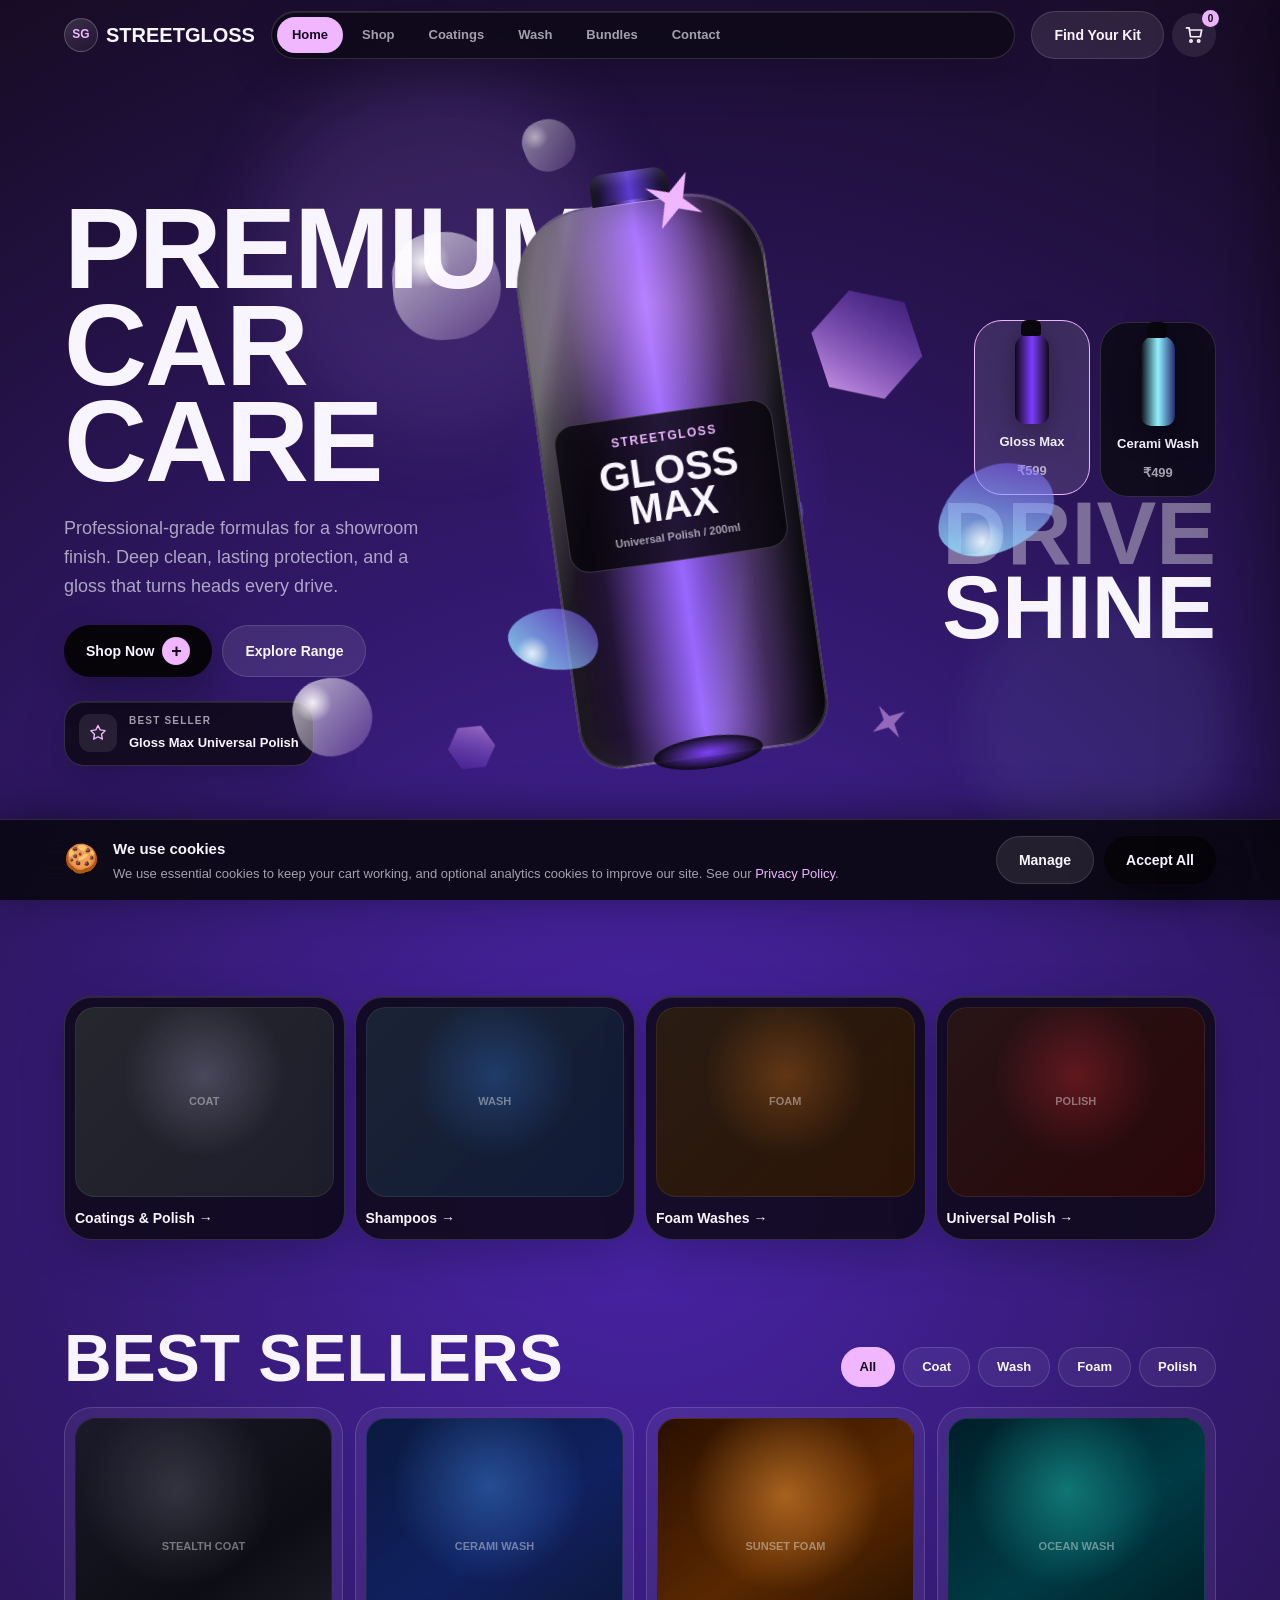
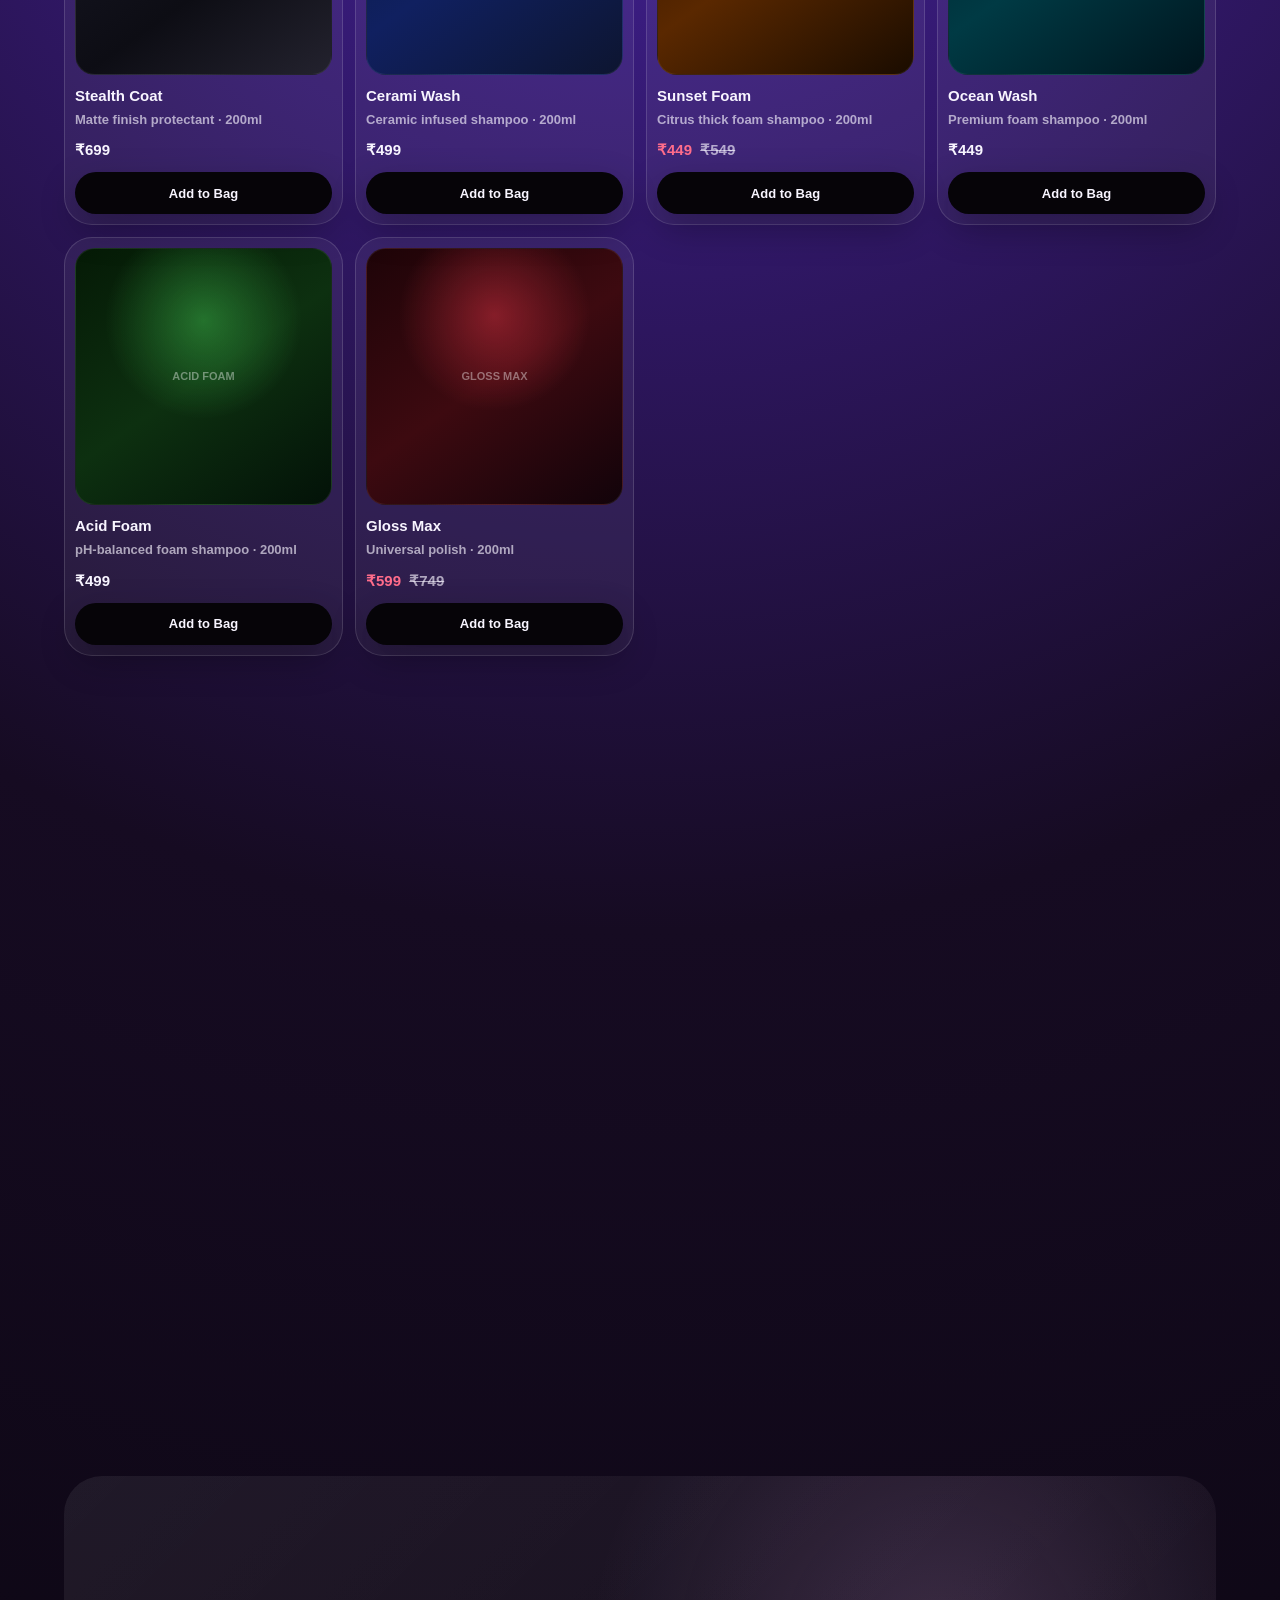
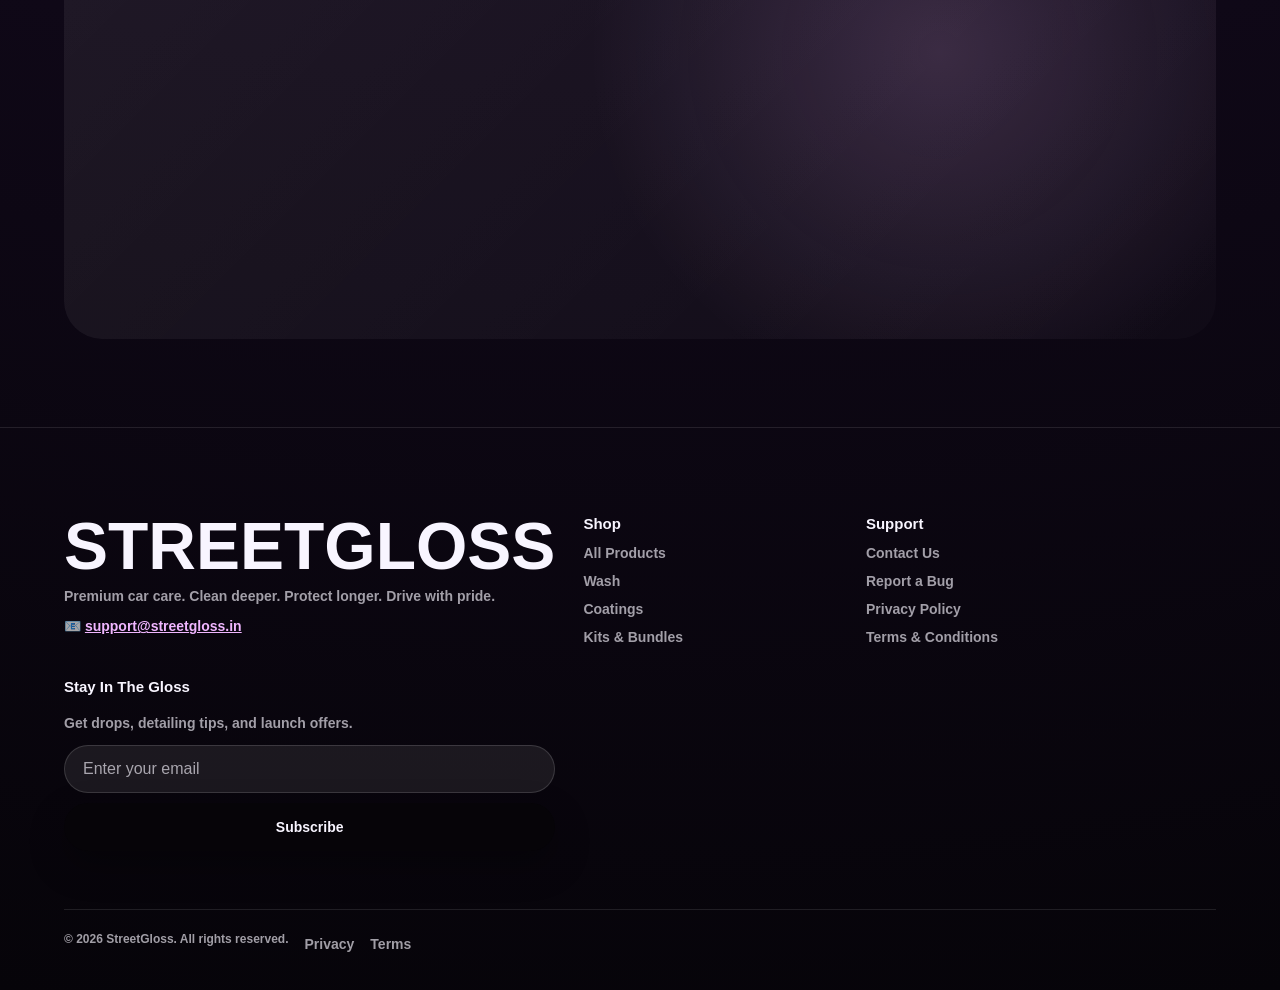
<file: index.html>
<!doctype html>
<html lang="en">
  <head>
    <meta charset="UTF-8" />
    <meta name="viewport" content="width=device-width, initial-scale=1.0, viewport-fit=cover" />
    <meta name="theme-color" content="#0a0810" />
    <!-- Security headers (supplement server-level headers) -->
    <meta http-equiv="Content-Security-Policy" content="default-src 'self'; script-src 'self' https://cdnjs.cloudflare.com https://fonts.googleapis.com https://checkout.razorpay.com; style-src 'self' 'unsafe-inline' https://fonts.googleapis.com https://fonts.gstatic.com; font-src 'self' https://fonts.gstatic.com; img-src 'self' data: https://checkout.razorpay.com; connect-src 'self' https://streetgloss-api.radongamingg.workers.dev https://api.razorpay.com; frame-src https://api.razorpay.com https://checkout.razorpay.com; frame-ancestors 'none'; base-uri 'self'; form-action 'self';" />
    <meta name="referrer" content="strict-origin-when-cross-origin" />
    <meta name="apple-mobile-web-app-capable" content="yes" />
    <meta name="apple-mobile-web-app-status-bar-style" content="black-translucent" />
    <title>StreetGloss | Premium Car Care</title>
    <meta
      name="description"
      content="StreetGloss Premium Car Care — Stealth Coat, Cerami Wash, Sunset Foam, Ocean Wash, Acid Foam, Gloss Max. Professional grade car detailing for a showroom finish."
    />
    <link rel="preconnect" href="https://fonts.googleapis.com" />
    <link rel="preconnect" href="https://fonts.gstatic.com" crossorigin />
    <link
      href="https://fonts.googleapis.com/css2?family=Outfit:wght@700;900&family=Inter:wght@400;500;700;800&display=optional"
      rel="stylesheet"
    />
    <link rel="stylesheet" href="styles.css" />
    <script src="https://cdnjs.cloudflare.com/ajax/libs/gsap/3.12.2/gsap.min.js" integrity="sha512-16esztaSRplJROstbIIdwX3N97V1+pZvV33ABoG1H2OJ9I0drAgLVZzozny1ISrVYhMEeaHUFStwqOLK/j78Q==" crossorigin="anonymous" referrerpolicy="no-referrer" defer></script>
  </head>
  <body>

    <div id="bubbles-container" aria-hidden="true"></div>

    <!-- Mobile nav overlay -->
    <div class="nav-backdrop" aria-hidden="true"></div>

    <!-- Mobile drawer -->
    <nav class="mobile-nav" id="mobile-nav" aria-label="Mobile navigation" aria-hidden="true">
      <a class="active" href="#home">Home</a>
      <a href="#products">Shop</a>
      <a href="#coatings">Coatings</a>
      <a href="#wash">Wash</a>
      <a href="#bundles">Bundles</a>
      <a href="#" id="mob-contact-link">Contact</a>
    </nav>

    <header class="site-header" aria-label="Site header">
      <a class="brand" href="#home" aria-label="StreetGloss home">
        <span class="brand-mark">SG</span>
        <span>StreetGloss</span>
      </a>

      <!-- Desktop pill nav -->
      <nav class="primary-nav glass" aria-label="Primary navigation">
        <a class="active" href="#home">Home</a>
        <a href="#products">Shop</a>
        <a href="#coatings">Coatings</a>
        <a href="#wash">Wash</a>
        <a href="#bundles">Bundles</a>
        <a href="#" id="desk-contact-link">Contact</a>
      </nav>

      <div class="header-actions">
        <button class="button button-secondary header-cta" type="button" id="find-kit-btn">Find Your Kit</button>
        <button class="icon-button cart-button" type="button" aria-label="Cart, 0 items" id="cart-open-btn">
          <svg viewBox="0 0 24 24" aria-hidden="true">
            <path d="M6.2 6h15l-1.6 8.1H7.8L6.2 3.5H3" />
            <path d="M8.4 20.5a1.4 1.4 0 1 0 0-2.8 1.4 1.4 0 0 0 0 2.8Zm9.2 0a1.4 1.4 0 1 0 0-2.8 1.4 1.4 0 0 0 0 2.8Z" />
          </svg>
          <span class="cart-count" aria-live="polite">0</span>
        </button>
        <button
          class="icon-button menu-toggle"
          type="button"
          aria-label="Open navigation"
          aria-expanded="false"
          aria-controls="mobile-nav"
        >
          <span></span><span></span>
        </button>
      </div>
    </header>

    <main>
      <!-- ── Hero ───────────────────────────── -->
      <section class="hero" id="home" aria-labelledby="hero-title">
        <div class="ambient ambient-one" aria-hidden="true"></div>
        <div class="ambient ambient-two" aria-hidden="true"></div>

        <div class="particle-layer particle-layer-bg" aria-hidden="true">
          <span class="particle foam p7"></span>
          <span class="particle droplet p8"></span>
          <span class="particle hex p9"></span>
          <span class="particle spark p10"></span>
        </div>

        <div class="hero-content">

          <!-- Left: Text + CTAs -->
          <div class="hero-left">
            <h1 id="hero-title">Premium<br />Car Care</h1>
            <p>
              Professional-grade formulas for a showroom finish. Deep clean,
              lasting protection, and a gloss that turns heads every drive.
            </p>
            <div class="hero-actions">
              <a class="button button-primary" href="#products">Shop Now <span class="btn-badge">+</span></a>
              <a class="button button-secondary" href="#coatings">Explore Range</a>
            </div>
            <div class="award-badge glass">
              <div class="award-icon">
                <svg viewBox="0 0 24 24" aria-hidden="true">
                  <path d="M12 3l2.6 5.3 5.9.9-4.3 4.2 1 5.9-5.2-2.8-5.2 2.8 1-5.9-4.3-4.2 5.9-.9L12 3Z" />
                </svg>
              </div>
              <div>
                <span>Best Seller</span>
                <strong>Gloss Max Universal Polish</strong>
              </div>
            </div>
          </div>

          <!-- Centre: 3-D bottle -->
          <div class="hero-center" aria-label="StreetGloss Gloss Max product visual">
            <div class="product-orbit">
              <div class="product-glow"></div>
              <div class="hero-product" id="hero-product">
                <div class="bottle-cap"></div>
                <div class="bottle-neck"></div>
                <div class="bottle-body">
                  <div class="bottle-shine"></div>
                  <div class="bottle-label">
                    <span>StreetGloss</span>
                    <strong>Gloss<br />Max</strong>
                    <em>Universal Polish / 200ml</em>
                  </div>
                </div>
                <div class="bottle-base"></div>
              </div>
            </div>
          </div>

          <div class="particle-layer particle-layer-fg" aria-hidden="true">
            <span class="particle foam p1"></span>
            <span class="particle droplet p2"></span>
            <span class="particle hex p3"></span>
            <span class="particle spark p4"></span>
            <span class="particle foam p5"></span>
            <span class="particle droplet p6"></span>
          </div>

          <!-- Right: variant panel + side title (desktop only) -->
          <aside class="hero-right" aria-label="Product variants">
            <div class="variant-panel">
              <button class="variant-card active" type="button" data-theme="ceramic">
                <span class="mini-bottle purple"></span>
                <span>Gloss Max</span>
                <strong>₹599</strong>
              </button>
              <button class="variant-card" type="button" data-theme="foam">
                <span class="mini-bottle silver"></span>
                <span>Cerami Wash</span>
                <strong>₹499</strong>
              </button>
            </div>
            <div class="side-title" aria-hidden="true">
              <span>Drive</span>
              <strong>Shine</strong>
            </div>
          </aside>
        </div>
      </section>

      <!-- ── Category strip ─────────────────── -->
      <section class="category-strip" aria-label="Product categories">
        <a class="category-item glass" href="#products">
          <span class="image-slot cat-coat" aria-hidden="true">Coat</span>
          <span>Coatings &amp; Polish <b>→</b></span>
        </a>
        <a class="category-item glass" href="#products">
          <span class="image-slot cat-wash" aria-hidden="true">Wash</span>
          <span>Shampoos <b>→</b></span>
        </a>
        <a class="category-item glass" href="#products">
          <span class="image-slot cat-foam" aria-hidden="true">Foam</span>
          <span>Foam Washes <b>→</b></span>
        </a>
        <a class="category-item glass" href="#products">
          <span class="image-slot cat-polish" aria-hidden="true">Polish</span>
          <span>Universal Polish <b>→</b></span>
        </a>
      </section>

      <!-- ── Products ───────────────────────── -->
      <section class="product-section" id="products" aria-labelledby="best-sellers-title">
        <div class="section-heading">
          <h2 id="best-sellers-title">Best Sellers</h2>
          <div class="filter-scroll" role="group" aria-label="Product filters">
            <div class="filter-chips">
              <button class="chip is-active" type="button" data-filter="all">All</button>
              <button class="chip" type="button" data-filter="coat">Coat</button>
              <button class="chip" type="button" data-filter="wash">Wash</button>
              <button class="chip" type="button" data-filter="foam">Foam</button>
              <button class="chip" type="button" data-filter="polish">Polish</button>
            </div>
          </div>
        </div>

        <div class="product-grid">
          <article class="product-card" data-category="coat" data-product-id="stealth-coat" tabindex="0" role="button" aria-label="View Stealth Coat details">
            <div class="product-visual pv-stealth"><span>Stealth Coat</span></div>
            <h3>Stealth Coat</h3>
            <p>Matte finish protectant · 200ml</p>
            <strong>₹699</strong>
            <button class="button button-primary add-cart" type="button" data-product-id="stealth-coat">Add to Bag</button>
          </article>
          <article class="product-card" data-category="wash" data-product-id="cerami-wash" tabindex="0" role="button" aria-label="View Cerami Wash details">
            <div class="product-visual pv-cerami"><span>Cerami Wash</span></div>
            <h3>Cerami Wash</h3>
            <p>Ceramic infused shampoo · 200ml</p>
            <strong>₹499</strong>
            <button class="button button-primary add-cart" type="button" data-product-id="cerami-wash">Add to Bag</button>
          </article>
          <article class="product-card" data-category="foam" data-product-id="sunset-foam" tabindex="0" role="button" aria-label="View Sunset Foam details">
            <div class="product-visual pv-sunset"><span>Sunset Foam</span></div>
            <h3>Sunset Foam</h3>
            <p>Citrus thick foam shampoo · 200ml</p>
            <strong><span class="sale">₹449</span> <del>₹549</del></strong>
            <button class="button button-primary add-cart" type="button" data-product-id="sunset-foam">Add to Bag</button>
          </article>
          <article class="product-card" data-category="foam" data-product-id="ocean-wash" tabindex="0" role="button" aria-label="View Ocean Wash details">
            <div class="product-visual pv-ocean"><span>Ocean Wash</span></div>
            <h3>Ocean Wash</h3>
            <p>Premium foam shampoo · 200ml</p>
            <strong>₹449</strong>
            <button class="button button-primary add-cart" type="button" data-product-id="ocean-wash">Add to Bag</button>
          </article>
          <article class="product-card" data-category="foam" data-product-id="acid-foam" tabindex="0" role="button" aria-label="View Acid Foam details">
            <div class="product-visual pv-acid"><span>Acid Foam</span></div>
            <h3>Acid Foam</h3>
            <p>pH-balanced foam shampoo · 200ml</p>
            <strong>₹499</strong>
            <button class="button button-primary add-cart" type="button" data-product-id="acid-foam">Add to Bag</button>
          </article>
          <article class="product-card" data-category="polish" data-product-id="gloss-max" tabindex="0" role="button" aria-label="View Gloss Max details">
            <div class="product-visual pv-gloss"><span>Gloss Max</span></div>
            <h3>Gloss Max</h3>
            <p>Universal polish · 200ml</p>
            <strong><span class="sale">₹599</span> <del>₹749</del></strong>
            <button class="button button-primary add-cart" type="button" data-product-id="gloss-max">Add to Bag</button>
          </article>
        </div>
      </section>

      <!-- ── Campaign tiles ─────────────────── -->
      <section class="campaign-grid" aria-label="Featured products">
        <article class="campaign-tile" id="coatings">
          <div class="campaign-media cm-stealth" aria-hidden="true"><span>Stealth Coat + Gloss Max</span></div>
          <div class="campaign-copy">
            <h2>Protect The Finish</h2>
            <p>Stealth Coat locks in a matte shield. Gloss Max cuts, shines, and polishes every surface.</p>
            <a class="button button-primary" href="#products">Shop Coatings</a>
          </div>
        </article>
        <article class="campaign-tile" id="wash">
          <div class="campaign-media cm-foam" aria-hidden="true"><span>Sunset Foam + Ocean Wash</span></div>
          <div class="campaign-copy">
            <h2>Lather. Rinse. Shine.</h2>
            <p>Sunset Foam and Ocean Wash deliver thick, spot-free lather for a showroom clean every time.</p>
            <a class="button button-primary" href="#products">Shop Wash</a>
          </div>
        </article>
      </section>

      <!-- ── Wide story ─────────────────────── -->
      <section class="wide-story" id="bundles">
        <h2>Complete Care. Maximum Shine.</h2>
        <p>StreetGloss is built for drivers who refuse to compromise. 6 professional-grade formulas — one perfect finish.</p>
        <a class="button button-primary" href="#products">Shop Full Range</a>
      </section>
    </main>

    <!-- ── Footer ────────────────────────────── -->
    <footer class="site-footer">
      <div>
        <h2>StreetGloss</h2>
        <p>Premium car care. Clean deeper. Protect longer. Drive with pride.</p>
        <p class="footer-email">📧 <a href="mailto:support@streetgloss.in">support@streetgloss.in</a></p>
      </div>
      <div>
        <h3>Shop</h3>
        <a href="#products">All Products</a>
        <a href="#wash">Wash</a>
        <a href="#coatings">Coatings</a>
        <a href="#bundles">Kits &amp; Bundles</a>
      </div>
      <div>
        <h3>Support</h3>
        <a href="#" id="contact-link">Contact Us</a>
        <a href="#" id="bug-report-link">Report a Bug</a>
        <a href="#" id="privacy-link">Privacy Policy</a>
        <a href="#" id="terms-link">Terms &amp; Conditions</a>
      </div>
      <form class="newsletter">
        <h3>Stay In The Gloss</h3>
        <p>Get drops, detailing tips, and launch offers.</p>
        <label>
          <span class="sr-only">Email address</span>
          <input type="email" id="newsletter-email" placeholder="Enter your email" autocomplete="email" required maxlength="254" />
        </label>
        <button class="button button-primary" type="submit">Subscribe</button>
        <p class="form-note" aria-live="polite"></p>
      </form>
      <div class="legal">
        <span>© 2026 StreetGloss. All rights reserved.</span>
        <a href="#" id="privacy-link-2">Privacy</a>
        <a href="#" id="terms-link-2">Terms</a>
      </div>
    </footer>

    <!-- ══════════════════════════════════════
         CART DRAWER
    ═══════════════════════════════════════ -->
    <div class="cart-overlay" id="cart-overlay" aria-hidden="true"></div>
    <aside class="cart-drawer" id="cart-drawer" aria-label="Shopping cart" aria-hidden="true">
      <div class="cart-header">
        <h2>Your Bag <span class="cart-header-count">0</span></h2>
        <button class="icon-button cart-close-btn" id="cart-close-btn" aria-label="Close cart">
          <svg viewBox="0 0 24 24" width="20" height="20" fill="none" stroke="currentColor" stroke-width="2">
            <path d="M18 6L6 18M6 6l12 12"/>
          </svg>
        </button>
      </div>
      <div class="cart-items" id="cart-items">
        <div class="cart-empty" id="cart-empty">
          <div class="cart-empty-icon">🛒</div>
          <p>Your bag is empty</p>
          <span>Add some products to get started!</span>
        </div>
      </div>
      <div class="cart-footer" id="cart-footer">
        <div class="cart-total-row">
          <span>Subtotal</span>
          <strong id="cart-total">₹0</strong>
        </div>
        <div class="cart-total-row cart-shipping">
          <span>Shipping</span>
          <span class="free-shipping">FREE</span>
        </div>
        <div class="cart-total-row cart-grand">
          <span>Total</span>
          <strong id="cart-grand-total">₹0</strong>
        </div>
        <button class="button button-primary cart-checkout-btn" id="checkout-btn" type="button">Checkout →</button>
        <div class="cart-secure-badge">
          <svg viewBox="0 0 24 24" width="14" height="14" fill="currentColor">
            <path d="M18 8h-1V6c0-2.76-2.24-5-5-5S7 3.24 7 6v2H6c-1.1 0-2 .9-2 2v10c0 1.1.9 2 2 2h12c1.1 0 2-.9 2-2V10c0-1.1-.9-2-2-2zm-6 9c-1.1 0-2-.9-2-2s.9-2 2-2 2 .9 2 2-.9 2-2 2zm3.1-9H8.9V6c0-1.71 1.39-3.1 3.1-3.1 1.71 0 3.1 1.39 3.1 3.1v2z"/>
          </svg>
          <span>Secure checkout</span>
        </div>
      </div>
    </aside>

    <!-- ══════════════════════════════════════
         CHECKOUT FORM MODAL
    ═══════════════════════════════════════ -->
    <div class="modal-overlay" id="checkout-overlay" aria-hidden="true">
      <div class="modal-box checkout-modal-box" role="dialog" aria-modal="true" aria-labelledby="checkout-modal-title">
        <button class="modal-close" id="checkout-modal-close" aria-label="Close checkout">
          <svg viewBox="0 0 24 24" width="18" height="18" fill="none" stroke="currentColor" stroke-width="2.5"><path d="M18 6L6 18M6 6l12 12"/></svg>
        </button>

        <!-- Step 1: Form -->
        <div id="checkout-step-form">
          <h2 id="checkout-modal-title" class="checkout-modal-title">Delivery Details</h2>
          <p class="checkout-modal-sub">Fill in your details to complete the order</p>

          <form id="checkout-form" novalidate autocomplete="on">
            <div class="checkout-field-row">
              <div class="checkout-field">
                <label for="cf-name">Full Name</label>
                <input type="text" id="cf-name" name="name" placeholder="Rahul Sharma" required maxlength="80" autocomplete="name" />
                <span class="field-error" id="err-name"></span>
              </div>
              <div class="checkout-field">
                <label for="cf-phone">Phone</label>
                <input type="tel" id="cf-phone" name="phone" placeholder="9876543210" required maxlength="10" autocomplete="tel" />
                <span class="field-error" id="err-phone"></span>
              </div>
            </div>

            <div class="checkout-field">
              <label for="cf-email">Email Address</label>
              <input type="email" id="cf-email" name="email" placeholder="you@email.com" required maxlength="100" autocomplete="email" />
              <span class="field-error" id="err-email"></span>
            </div>

            <div class="checkout-field">
              <label for="cf-address">Address Line 1</label>
              <input type="text" id="cf-address" name="address" placeholder="House no, Street, Area" required maxlength="150" autocomplete="address-line1" />
              <span class="field-error" id="err-address"></span>
            </div>

            <div class="checkout-field-row">
              <div class="checkout-field">
                <label for="cf-city">City</label>
                <input type="text" id="cf-city" name="city" placeholder="Mumbai" required maxlength="60" autocomplete="address-level2" />
                <span class="field-error" id="err-city"></span>
              </div>
              <div class="checkout-field">
                <label for="cf-pincode">Pincode</label>
                <input type="text" id="cf-pincode" name="pincode" placeholder="400001" required maxlength="6" inputmode="numeric" />
                <span class="field-error" id="err-pincode"></span>
              </div>
            </div>

            <div class="checkout-field">
              <label for="cf-state">State</label>
              <select id="cf-state" name="state" required autocomplete="address-level1">
                <option value="" disabled selected>Select your state</option>
                <option>Andhra Pradesh</option><option>Arunachal Pradesh</option><option>Assam</option>
                <option>Bihar</option><option>Chhattisgarh</option><option>Goa</option>
                <option>Gujarat</option><option>Haryana</option><option>Himachal Pradesh</option>
                <option>Jharkhand</option><option>Karnataka</option><option>Kerala</option>
                <option>Madhya Pradesh</option><option>Maharashtra</option><option>Manipur</option>
                <option>Meghalaya</option><option>Mizoram</option><option>Nagaland</option>
                <option>Odisha</option><option>Punjab</option><option>Rajasthan</option>
                <option>Sikkim</option><option>Tamil Nadu</option><option>Telangana</option>
                <option>Tripura</option><option>Uttar Pradesh</option><option>Uttarakhand</option>
                <option>West Bengal</option><option>Delhi</option><option>Jammu &amp; Kashmir</option>
                <option>Ladakh</option><option>Chandigarh</option><option>Puducherry</option>
              </select>
              <span class="field-error" id="err-state"></span>
            </div>

            <div class="checkout-summary">
              <div class="checkout-summary-row">
                <span>Subtotal</span>
                <span id="cs-subtotal">₹0</span>
              </div>
              <div class="checkout-summary-row">
                <span>Shipping</span>
                <span class="free-shipping">FREE</span>
              </div>
              <div class="checkout-summary-row checkout-summary-total">
                <span>Total</span>
                <strong id="cs-total">₹0</strong>
              </div>
            </div>

            <span class="field-error checkout-global-error" id="err-global"></span>

            <button class="button button-primary checkout-pay-btn" type="submit" id="checkout-pay-btn">
              <span id="checkout-pay-label">Pay <span id="checkout-pay-amount">₹0</span> Securely →</span>
              <span id="checkout-pay-spinner" class="btn-spinner" hidden>Processing…</span>
            </button>
            <div class="checkout-secure-badge">
              <svg viewBox="0 0 24 24" width="14" height="14" fill="currentColor">
                <path d="M18 8h-1V6c0-2.76-2.24-5-5-5S7 3.24 7 6v2H6c-1.1 0-2 .9-2 2v10c0 1.1.9 2 2 2h12c1.1 0 2-.9 2-2V10c0-1.1-.9-2-2-2zm-6 9c-1.1 0-2-.9-2-2s.9-2 2-2 2 .9 2 2-.9 2-2 2zm3.1-9H8.9V6c0-1.71 1.39-3.1 3.1-3.1 1.71 0 3.1 1.39 3.1 3.1v2z"/>
              </svg>
              <span>Secured by <strong>Razorpay</strong></span>
            </div>
          </form>
        </div>
      </div>
    </div>

    <!-- Checkout Success Modal -->
    <div class="modal-overlay" id="checkout-success-overlay" aria-hidden="true">
      <div class="modal-box success-box" role="dialog" aria-modal="true" aria-labelledby="checkout-success-title">
        <div class="success-icon">🎉</div>
        <h2 id="checkout-success-title">Order Placed!</h2>
        <p>Thank you! A confirmation has been sent to your email.</p>
        <p class="order-id">Order <strong id="order-num-display"></strong></p>
        <a id="track-order-link" href="track.html" class="button button-secondary" style="display:inline-block;margin-bottom:12px;">Track My Order →</a>
        <button class="button button-primary" id="checkout-success-close">Continue Shopping</button>
      </div>
    </div>

    <!-- ══════════════════════════════════════
         PRODUCT DETAIL MODAL
    ═══════════════════════════════════════ -->
    <div class="modal-overlay" id="product-overlay" aria-hidden="true">
      <div class="modal-box product-modal-box" role="dialog" aria-modal="true" aria-labelledby="product-modal-title">
        <button class="modal-close" id="product-modal-close" aria-label="Close product details">
          <svg viewBox="0 0 24 24" width="18" height="18" fill="none" stroke="currentColor" stroke-width="2.5">
            <path d="M18 6L6 18M6 6l12 12"/>
          </svg>
        </button>
        <div class="product-modal-inner">
          <div class="product-modal-visual" id="product-modal-visual"></div>
          <div class="product-modal-info">
            <div class="product-modal-badge" id="product-modal-badge">Bestseller</div>
            <h2 id="product-modal-title">Product Name</h2>
            <p class="product-modal-tagline" id="product-modal-tagline"></p>
            <div class="product-modal-price" id="product-modal-price"></div>
            <div class="product-modal-rating">
              <span class="stars">★★★★★</span>
              <span id="product-modal-rating-text">4.8 (312 reviews)</span>
            </div>
            <div class="product-modal-desc" id="product-modal-desc"></div>
            <div class="product-modal-specs" id="product-modal-specs"></div>
            <div class="product-modal-actions">
              <div class="qty-control">
                <button class="qty-btn" id="qty-minus" aria-label="Decrease quantity">−</button>
                <span id="modal-qty">1</span>
                <button class="qty-btn" id="qty-plus" aria-label="Increase quantity">+</button>
              </div>
              <button class="button button-primary product-modal-add-btn" id="product-modal-add-btn" type="button">Add to Bag</button>
            </div>
          </div>
        </div>
      </div>
    </div>

    <!-- ══════════════════════════════════════
         CONTACT / SUPPORT MODAL
    ═══════════════════════════════════════ -->
    <div class="modal-overlay" id="contact-overlay" aria-hidden="true">
      <div class="modal-box contact-modal-box" role="dialog" aria-modal="true" aria-labelledby="contact-modal-title">
        <button class="modal-close" id="contact-modal-close" aria-label="Close contact form">
          <svg viewBox="0 0 24 24" width="18" height="18" fill="none" stroke="currentColor" stroke-width="2.5">
            <path d="M18 6L6 18M6 6l12 12"/>
          </svg>
        </button>
        <div class="contact-modal-header">
          <div class="contact-icon">💬</div>
          <h2 id="contact-modal-title">Get In Touch</h2>
          <p>We typically reply within 24 hours · <a href="mailto:support@streetgloss.in">support@streetgloss.in</a></p>
        </div>
        <form class="contact-form" id="contact-form" novalidate>
          <div class="form-row">
            <label>
              <span>Your Name</span>
              <input type="text" name="name" placeholder="e.g. Arjun Sharma" required maxlength="100" autocomplete="name" />
            </label>
            <label>
              <span>Email Address</span>
              <input type="email" name="email" placeholder="you@example.com" required maxlength="254" autocomplete="email" />
            </label>
          </div>
          <label>
            <span>Subject</span>
            <select name="subject" id="contact-subject" required>
              <option value="">Select a topic…</option>
              <option value="order">Order / Shipping</option>
              <option value="product">Product Question</option>
              <option value="returns">Returns &amp; Refunds</option>
              <option value="wholesale">Wholesale Enquiry</option>
              <option value="bug">🐛 Bug Report</option>
              <option value="other">Other</option>
            </select>
          </label>
          <label id="bug-details-label" style="display:none">
            <span>Steps to Reproduce the Bug</span>
            <input type="text" name="bug-steps" placeholder="e.g. Click Add to Bag → page freezes" maxlength="500" />
          </label>
          <label>
            <span>Message</span>
            <textarea name="message" rows="4" placeholder="Tell us how we can help…" required maxlength="2000"></textarea>
          </label>
          <button class="button button-primary" type="submit" id="contact-submit">Send Message →</button>
          <p class="form-note" id="contact-form-note" aria-live="polite"></p>
        </form>
      </div>
    </div>

    <!-- ══════════════════════════════════════
         PRIVACY POLICY MODAL
    ═══════════════════════════════════════ -->
    <div class="modal-overlay" id="privacy-overlay" aria-hidden="true">
      <div class="modal-box legal-modal-box" role="dialog" aria-modal="true" aria-labelledby="privacy-title">
        <button class="modal-close" id="privacy-modal-close" aria-label="Close privacy policy">
          <svg viewBox="0 0 24 24" width="18" height="18" fill="none" stroke="currentColor" stroke-width="2.5">
            <path d="M18 6L6 18M6 6l12 12"/>
          </svg>
        </button>
        <div class="legal-content">
          <div class="legal-header">
            <span class="legal-icon">🔒</span>
            <h2 id="privacy-title">Privacy Policy</h2>
            <p class="legal-date">Last updated: 1 June 2026</p>
          </div>
          <div class="legal-body">
            <h3>1. Who We Are</h3>
            <p>StreetGloss ("we", "our", "us") is a premium car care brand operated by StreetGloss India Pvt. Ltd., registered at 14B, Industrial Estate, Pune, Maharashtra 411019, India. Contact: <a href="mailto:support@streetgloss.in">support@streetgloss.in</a>.</p>

            <h3>2. Information We Collect</h3>
            <p>We collect information you provide directly to us, such as:</p>
            <ul>
              <li><strong>Account information:</strong> Name, email address, phone number when you create an account.</li>
              <li><strong>Order information:</strong> Billing address, shipping address, payment method details (processed securely via Razorpay/Stripe — we do not store card numbers).</li>
              <li><strong>Communications:</strong> Messages you send us via our contact form or email.</li>
              <li><strong>Usage data:</strong> Pages visited, products viewed, browser type, IP address, and device type collected automatically.</li>
            </ul>

            <h3>3. How We Use Your Information</h3>
            <p>We use your information to:</p>
            <ul>
              <li>Process and fulfil your orders</li>
              <li>Send order confirmations and shipping updates</li>
              <li>Respond to your questions and support requests</li>
              <li>Send promotional emails if you have opted in (you can unsubscribe at any time)</li>
              <li>Improve our website and product range</li>
              <li>Comply with legal obligations</li>
            </ul>

            <h3>4. Cookies &amp; Tracking</h3>
            <p>We use essential cookies to keep your cart session active, and optional analytics cookies (Google Analytics) to understand how visitors use our site. You can manage cookie preferences through our cookie banner. For users in the EU/EEA, we obtain consent before setting non-essential cookies in compliance with GDPR.</p>

            <h3>5. Data Sharing</h3>
            <p>We do <strong>not</strong> sell your personal data. We may share data with:</p>
            <ul>
              <li>Shipping partners (Delhivery, BlueDart) — to deliver your orders</li>
              <li>Payment processors (Razorpay) — to process payments</li>
              <li>Analytics providers (Google) — under data processing agreements</li>
            </ul>

            <h3>6. Data Retention</h3>
            <p>We retain your personal data for as long as your account is active, and for up to 7 years afterwards to comply with Indian tax law (GST). You may request deletion of your account data at any time.</p>

            <h3>7. Your Rights</h3>
            <p>Depending on your location, you may have rights to access, correct, delete, or export your data. To exercise your rights, email <a href="mailto:privacy@streetgloss.in">privacy@streetgloss.in</a>. EU/EEA residents may also lodge a complaint with their local Data Protection Authority.</p>

            <h3>8. Security</h3>
            <p>We use industry-standard encryption (TLS 1.3) and security practices to protect your data. However, no online system is 100% secure and we cannot guarantee absolute security.</p>

            <h3>9. Changes to This Policy</h3>
            <p>We may update this policy periodically. We'll notify registered users by email of material changes. Continued use of our website after changes constitutes acceptance.</p>

            <h3>10. Contact</h3>
            <p>For privacy questions: <a href="mailto:privacy@streetgloss.in">privacy@streetgloss.in</a> | StreetGloss India Pvt. Ltd., Pune, Maharashtra.</p>
          </div>
        </div>
      </div>
    </div>

    <!-- ══════════════════════════════════════
         TERMS & CONDITIONS MODAL
    ═══════════════════════════════════════ -->
    <div class="modal-overlay" id="terms-overlay" aria-hidden="true">
      <div class="modal-box legal-modal-box" role="dialog" aria-modal="true" aria-labelledby="terms-title">
        <button class="modal-close" id="terms-modal-close" aria-label="Close terms and conditions">
          <svg viewBox="0 0 24 24" width="18" height="18" fill="none" stroke="currentColor" stroke-width="2.5">
            <path d="M18 6L6 18M6 6l12 12"/>
          </svg>
        </button>
        <div class="legal-content">
          <div class="legal-header">
            <span class="legal-icon">📋</span>
            <h2 id="terms-title">Terms &amp; Conditions</h2>
            <p class="legal-date">Last updated: 1 June 2026</p>
          </div>
          <div class="legal-body">
            <h3>1. Acceptance of Terms</h3>
            <p>By accessing or purchasing from StreetGloss (streetgloss.in), you agree to be bound by these Terms &amp; Conditions. If you do not agree, please do not use our website.</p>

            <h3>2. Products &amp; Pricing</h3>
            <p>All prices are in Indian Rupees (₹) and are inclusive of applicable GST. We reserve the right to change prices at any time without prior notice. Product availability is subject to stock levels.</p>

            <h3>3. Orders &amp; Payment</h3>
            <p>Placing an order constitutes an offer to buy the specified products. We reserve the right to refuse or cancel orders for reasons including unavailability, pricing errors, or suspected fraud. Payment is due at the time of order. We accept UPI, cards, net banking, and wallets via Razorpay.</p>

            <h3>4. Shipping &amp; Delivery</h3>
            <p>We ship across India. Standard delivery takes 4–7 business days; express delivery takes 1–2 business days. Shipping is free for orders above ₹999. We are not responsible for delays caused by courier partners or circumstances beyond our control.</p>

            <h3>5. Returns &amp; Refunds</h3>
            <p>We offer a 7-day return policy from the date of delivery for unopened, unused products in original packaging. To initiate a return, email <a href="mailto:returns@streetgloss.in">returns@streetgloss.in</a> with your order ID. Refunds are processed within 5–7 business days of receiving the returned item.</p>

            <h3>6. Product Use</h3>
            <p>StreetGloss products are intended for automotive exterior use only. Always read the label and follow instructions. Keep out of reach of children. We are not liable for damage resulting from improper use or application.</p>

            <h3>7. Intellectual Property</h3>
            <p>All content on this website including logos, product images, descriptions, and branding is owned by StreetGloss India Pvt. Ltd. and protected under Indian copyright law. You may not reproduce, distribute, or commercially exploit any content without written permission.</p>

            <h3>8. Limitation of Liability</h3>
            <p>To the maximum extent permitted by law, StreetGloss shall not be liable for any indirect, incidental, or consequential damages arising from the use of our products or website. Our total liability shall not exceed the value of your order.</p>

            <h3>9. Governing Law</h3>
            <p>These Terms are governed by the laws of India. Any disputes shall be subject to the exclusive jurisdiction of the courts in Pune, Maharashtra.</p>

            <h3>10. Contact</h3>
            <p>For queries: <a href="mailto:support@streetgloss.in">support@streetgloss.in</a> | StreetGloss India Pvt. Ltd., 14B Industrial Estate, Pune 411019.</p>
          </div>
        </div>
      </div>
    </div>

    <!-- ══════════════════════════════════════
         COOKIE CONSENT BANNER
    ═══════════════════════════════════════ -->
    <div class="cookie-banner" id="cookie-banner" aria-live="polite" role="region" aria-label="Cookie consent">
      <div class="cookie-content">
        <span class="cookie-icon">🍪</span>
        <div class="cookie-text">
          <strong>We use cookies</strong>
          <p>We use essential cookies to keep your cart working, and optional analytics cookies to improve our site. See our <a href="#" id="cookie-privacy-link">Privacy Policy</a>.</p>
        </div>
      </div>
      <div class="cookie-actions">
        <button class="button button-secondary cookie-manage-btn" id="cookie-manage-btn" type="button">Manage</button>
        <button class="button button-primary cookie-accept-btn" id="cookie-accept-btn" type="button">Accept All</button>
      </div>
    </div>

    <!-- Cookie Manage Modal -->
    <div class="modal-overlay" id="cookie-manage-overlay" aria-hidden="true">
      <div class="modal-box cookie-manage-box" role="dialog" aria-modal="true" aria-labelledby="cookie-manage-title">
        <button class="modal-close" id="cookie-manage-close" aria-label="Close cookie settings">
          <svg viewBox="0 0 24 24" width="18" height="18" fill="none" stroke="currentColor" stroke-width="2.5">
            <path d="M18 6L6 18M6 6l12 12"/>
          </svg>
        </button>
        <h2 id="cookie-manage-title">🍪 Cookie Preferences</h2>
        <p>Choose which cookies you'd like to allow.</p>
        <div class="cookie-toggle-list">
          <div class="cookie-toggle-item">
            <div>
              <strong>Essential Cookies</strong>
              <span>Required for the site to function — cart, session, security.</span>
            </div>
            <div class="toggle-switch always-on" aria-label="Essential cookies always on">
              <span>Always On</span>
            </div>
          </div>
          <div class="cookie-toggle-item">
            <div>
              <strong>Analytics Cookies</strong>
              <span>Help us understand how visitors use the site (Google Analytics).</span>
            </div>
            <label class="toggle-switch" for="analytics-toggle">
              <input type="checkbox" id="analytics-toggle" checked />
              <span class="toggle-track"><span class="toggle-thumb"></span></span>
            </label>
          </div>
          <div class="cookie-toggle-item">
            <div>
              <strong>Marketing Cookies</strong>
              <span>Used to serve relevant ads and track campaign performance.</span>
            </div>
            <label class="toggle-switch" for="marketing-toggle">
              <input type="checkbox" id="marketing-toggle" />
              <span class="toggle-track"><span class="toggle-thumb"></span></span>
            </label>
          </div>
        </div>
        <button class="button button-primary" id="cookie-save-btn" type="button">Save Preferences</button>
      </div>
    </div>

    <!-- Find Your Kit Modal -->
    <div class="modal-overlay" id="kit-overlay" aria-hidden="true">
      <div class="modal-box kit-modal-box" role="dialog" aria-modal="true" aria-labelledby="kit-modal-title">
        <button class="modal-close" id="kit-modal-close" aria-label="Close kit finder">
          <svg viewBox="0 0 24 24" width="18" height="18" fill="none" stroke="currentColor" stroke-width="2.5">
            <path d="M18 6L6 18M6 6l12 12"/>
          </svg>
        </button>
        <div class="kit-modal-content" id="kit-modal-content">
          <!-- Dynamically filled by JS -->
        </div>
      </div>
    </div>

    <div class="toast" role="status" aria-live="polite"></div>
    <script src="script.js"></script>
  </body>
</html>
</file>
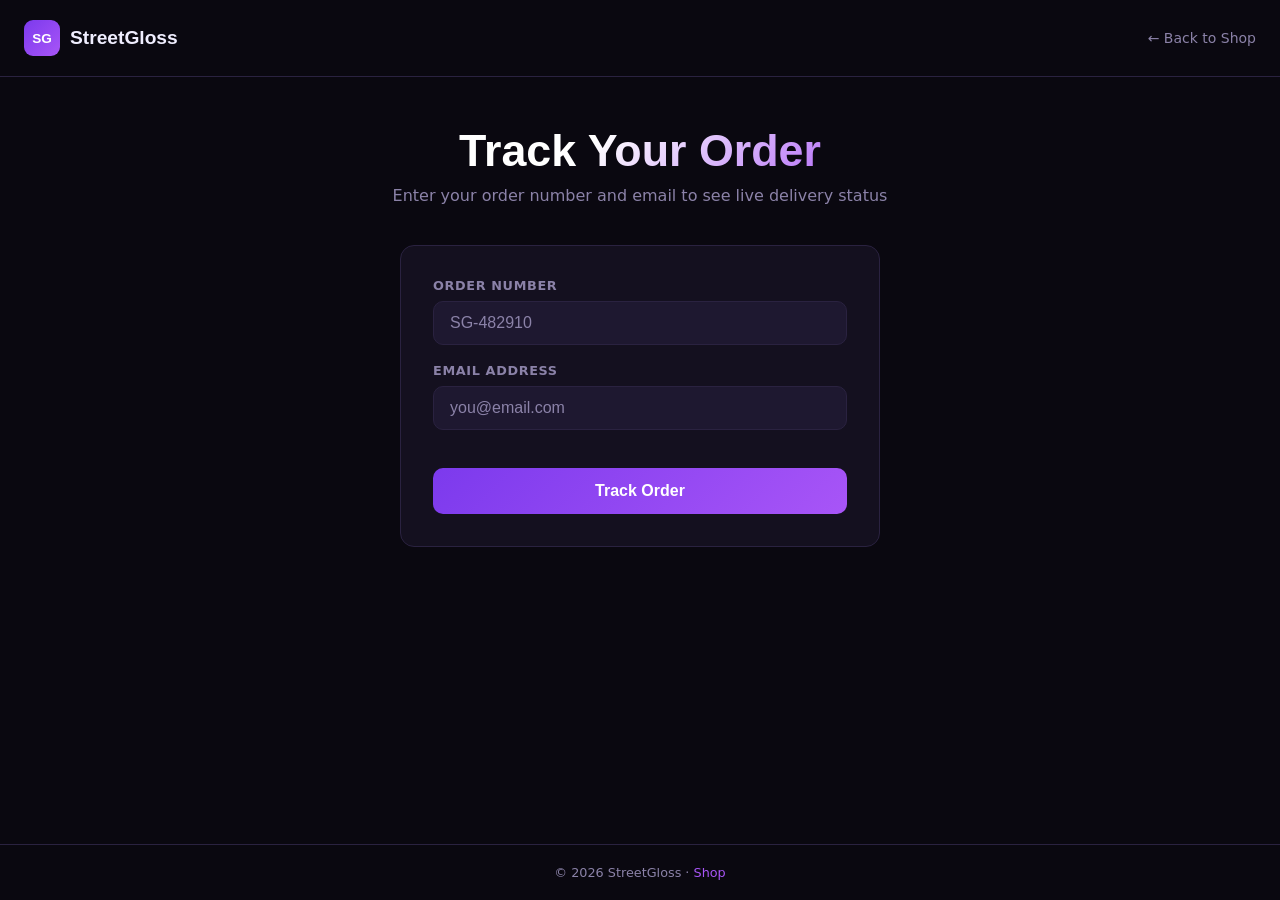
<file: track.html>
<!doctype html>
<html lang="en">
<head>
  <meta charset="UTF-8" />
  <meta name="viewport" content="width=device-width, initial-scale=1.0" />
  <meta name="theme-color" content="#0a0810" />
  <meta http-equiv="Content-Security-Policy" content="default-src 'self'; style-src 'self' 'unsafe-inline' https://fonts.googleapis.com https://fonts.gstatic.com; font-src 'self' https://fonts.gstatic.com; connect-src 'self' https://streetgloss-api.radongamingg.workers.dev; frame-ancestors 'none'; base-uri 'self'; form-action 'self';" />
  <title>Track Your Order | StreetGloss</title>
  <meta name="description" content="Track your StreetGloss order in real time. Enter your order number and email to see live delivery status." />
  <link rel="preconnect" href="https://fonts.googleapis.com" />
  <link rel="preconnect" href="https://fonts.gstatic.com" crossorigin />
  <link href="https://fonts.googleapis.com/css2?family=Outfit:wght@700;900&family=Inter:wght@400;500;700;800&display=optional" rel="stylesheet" />
  <style>
    *, *::before, *::after { box-sizing: border-box; margin: 0; padding: 0; }

    :root {
      --bg:        #0a0810;
      --surface:   #14101f;
      --surface2:  #1e1830;
      --border:    #2a2240;
      --purple:    #7c3aed;
      --purple-lt: #a855f7;
      --text:      #f0eeff;
      --muted:     #8b82a8;
      --green:     #22c55e;
      --radius:    14px;
    }

    body {
      background: var(--bg);
      color: var(--text);
      font-family: 'Inter', system-ui, sans-serif;
      min-height: 100vh;
      display: flex;
      flex-direction: column;
    }

    /* ── Header ───────────────────────────────── */
    .track-header {
      padding: 20px 24px;
      border-bottom: 1px solid var(--border);
      display: flex;
      align-items: center;
      gap: 12px;
    }
    .track-brand {
      display: flex;
      align-items: center;
      gap: 10px;
      text-decoration: none;
      color: var(--text);
      font-family: 'Outfit', sans-serif;
      font-weight: 900;
      font-size: 1.2rem;
    }
    .track-brand-mark {
      width: 36px;
      height: 36px;
      background: linear-gradient(135deg, var(--purple), var(--purple-lt));
      border-radius: 9px;
      display: grid;
      place-items: center;
      font-size: 0.85rem;
      font-weight: 900;
      color: #fff;
    }
    .track-back {
      margin-left: auto;
      color: var(--muted);
      text-decoration: none;
      font-size: 0.875rem;
      display: flex;
      align-items: center;
      gap: 6px;
      transition: color 0.2s;
    }
    .track-back:hover { color: var(--text); }

    /* ── Main layout ──────────────────────────── */
    .track-main {
      flex: 1;
      display: flex;
      flex-direction: column;
      align-items: center;
      padding: 48px 20px 64px;
    }

    .track-hero {
      text-align: center;
      margin-bottom: 40px;
    }
    .track-hero h1 {
      font-family: 'Outfit', sans-serif;
      font-size: clamp(1.8rem, 5vw, 2.8rem);
      font-weight: 900;
      background: linear-gradient(135deg, #fff 40%, var(--purple-lt));
      -webkit-background-clip: text;
      -webkit-text-fill-color: transparent;
      background-clip: text;
      margin-bottom: 10px;
    }
    .track-hero p { color: var(--muted); font-size: 1rem; }

    /* ── Search card ──────────────────────────── */
    .track-card {
      background: var(--surface);
      border: 1px solid var(--border);
      border-radius: var(--radius);
      padding: 32px;
      width: 100%;
      max-width: 480px;
      margin-bottom: 32px;
    }

    .track-field { margin-bottom: 18px; }
    .track-field label {
      display: block;
      font-size: 0.8rem;
      font-weight: 600;
      color: var(--muted);
      text-transform: uppercase;
      letter-spacing: 0.05em;
      margin-bottom: 8px;
    }
    .track-field input {
      width: 100%;
      background: var(--surface2);
      border: 1px solid var(--border);
      border-radius: 10px;
      padding: 12px 16px;
      color: var(--text);
      font-size: 1rem;
      font-family: 'Inter', sans-serif;
      outline: none;
      transition: border-color 0.2s, box-shadow 0.2s;
    }
    .track-field input:focus {
      border-color: var(--purple);
      box-shadow: 0 0 0 3px rgba(124,58,237,0.2);
    }
    .track-field input::placeholder { color: var(--muted); }

    .track-error {
      color: #f87171;
      font-size: 0.82rem;
      margin-top: 6px;
      min-height: 1.2em;
    }

    .btn-track {
      width: 100%;
      padding: 14px;
      background: linear-gradient(135deg, var(--purple), var(--purple-lt));
      color: #fff;
      border: none;
      border-radius: 10px;
      font-size: 1rem;
      font-weight: 700;
      font-family: 'Inter', sans-serif;
      cursor: pointer;
      transition: opacity 0.2s, transform 0.1s;
      margin-top: 4px;
    }
    .btn-track:hover:not(:disabled) { opacity: 0.9; transform: translateY(-1px); }
    .btn-track:disabled { opacity: 0.6; cursor: not-allowed; }

    /* ── Result card ──────────────────────────── */
    .result-card {
      background: var(--surface);
      border: 1px solid var(--border);
      border-radius: var(--radius);
      width: 100%;
      max-width: 560px;
      overflow: hidden;
      animation: fadeUp 0.35s ease;
    }
    @keyframes fadeUp {
      from { opacity: 0; transform: translateY(16px); }
      to   { opacity: 1; transform: translateY(0); }
    }

    .result-header {
      padding: 20px 24px;
      border-bottom: 1px solid var(--border);
      display: flex;
      align-items: flex-start;
      justify-content: space-between;
      gap: 12px;
    }
    .result-order-num {
      font-family: 'Outfit', sans-serif;
      font-size: 1.3rem;
      font-weight: 900;
      color: var(--purple-lt);
    }
    .result-name { color: var(--muted); font-size: 0.875rem; margin-top: 2px; }

    .status-badge {
      padding: 6px 14px;
      border-radius: 999px;
      font-size: 0.78rem;
      font-weight: 700;
      text-transform: uppercase;
      letter-spacing: 0.06em;
      white-space: nowrap;
    }
    .status-paid        { background: rgba(34,197,94,0.15);  color: #4ade80; }
    .status-processing  { background: rgba(251,191,36,0.15); color: #fbbf24; }
    .status-shipped     { background: rgba(99,102,241,0.15); color: #818cf8; }
    .status-delivered   { background: rgba(34,197,94,0.15);  color: #4ade80; }
    .status-pending     { background: rgba(156,163,175,0.15);color: #9ca3af; }
    .status-rto         { background: rgba(248,113,113,0.15);color: #f87171; }
    .status-cancelled   { background: rgba(248,113,113,0.15);color: #f87171; }

    /* ── Timeline ─────────────────────────────── */
    .timeline { padding: 24px; }
    .timeline-step {
      display: flex;
      align-items: flex-start;
      gap: 16px;
      position: relative;
      padding-bottom: 28px;
    }
    .timeline-step:last-child { padding-bottom: 0; }
    .timeline-step:not(:last-child)::before {
      content: '';
      position: absolute;
      left: 15px;
      top: 32px;
      bottom: 0;
      width: 2px;
      background: var(--border);
    }
    .timeline-step.done::before { background: var(--purple); }

    .step-icon {
      width: 32px;
      height: 32px;
      border-radius: 50%;
      display: grid;
      place-items: center;
      font-size: 1rem;
      flex-shrink: 0;
      border: 2px solid var(--border);
      background: var(--surface2);
      z-index: 1;
      transition: all 0.3s;
    }
    .done .step-icon {
      border-color: var(--purple);
      background: rgba(124,58,237,0.2);
    }
    .active .step-icon {
      border-color: var(--purple-lt);
      background: rgba(168,85,247,0.25);
      box-shadow: 0 0 0 4px rgba(168,85,247,0.15);
      animation: pulse 2s infinite;
    }
    @keyframes pulse {
      0%,100% { box-shadow: 0 0 0 4px rgba(168,85,247,0.15); }
      50%      { box-shadow: 0 0 0 8px rgba(168,85,247,0.05); }
    }

    .step-content { padding-top: 4px; }
    .step-label {
      font-weight: 700;
      font-size: 0.95rem;
    }
    .done .step-label, .active .step-label { color: var(--text); }
    .pending-step .step-label { color: var(--muted); }
    .step-sub { font-size: 0.8rem; color: var(--muted); margin-top: 2px; }

    /* ── Tracking info ────────────────────────── */
    .tracking-info {
      margin: 0 24px 24px;
      background: var(--surface2);
      border-radius: 10px;
      padding: 16px;
      display: flex;
      align-items: center;
      justify-content: space-between;
      gap: 12px;
    }
    .tracking-info-text { font-size: 0.85rem; }
    .tracking-courier { font-weight: 700; }
    .tracking-id { color: var(--muted); margin-top: 2px; font-size: 0.8rem; }
    .tracking-link {
      display: inline-flex;
      align-items: center;
      gap: 6px;
      background: linear-gradient(135deg, var(--purple), var(--purple-lt));
      color: #fff;
      text-decoration: none;
      padding: 8px 16px;
      border-radius: 8px;
      font-weight: 700;
      font-size: 0.82rem;
      white-space: nowrap;
      transition: opacity 0.2s;
      flex-shrink: 0;
    }
    .tracking-link:hover { opacity: 0.85; }

    /* ── Items list ───────────────────────────── */
    .items-section {
      border-top: 1px solid var(--border);
      padding: 20px 24px;
    }
    .items-title { font-size: 0.78rem; font-weight: 700; color: var(--muted); text-transform: uppercase; letter-spacing: 0.06em; margin-bottom: 14px; }
    .item-row { display: flex; justify-content: space-between; align-items: center; padding: 8px 0; border-bottom: 1px solid var(--border); }
    .item-row:last-child { border-bottom: none; }
    .item-name { font-weight: 600; font-size: 0.9rem; }
    .item-qty  { color: var(--muted); font-size: 0.82rem; margin-top: 2px; }
    .item-price { font-weight: 700; color: var(--purple-lt); }

    .total-row {
      display: flex;
      justify-content: space-between;
      align-items: center;
      padding: 14px 24px;
      border-top: 1px solid var(--border);
      font-weight: 700;
    }
    .total-amount { color: var(--purple-lt); font-size: 1.1rem; }

    /* ── Loading / empty states ───────────────── */
    .track-spinner {
      width: 40px; height: 40px;
      border: 3px solid var(--border);
      border-top-color: var(--purple);
      border-radius: 50%;
      animation: spin 0.8s linear infinite;
      margin: 32px auto;
    }
    @keyframes spin { to { transform: rotate(360deg); } }

    .track-empty {
      text-align: center;
      padding: 32px;
      color: var(--muted);
    }
    .track-empty-icon { font-size: 2.5rem; margin-bottom: 12px; }

    /* ── Footer ───────────────────────────────── */
    .track-footer {
      text-align: center;
      padding: 20px;
      color: var(--muted);
      font-size: 0.8rem;
      border-top: 1px solid var(--border);
    }
    .track-footer a { color: var(--purple-lt); text-decoration: none; }

    @media (max-width: 480px) {
      .track-card, .result-card { border-radius: 0; border-left: none; border-right: none; }
      .track-card { padding: 24px 20px; }
    }
  </style>
</head>
<body>

  <!-- Header -->
  <header class="track-header">
    <a href="index.html" class="track-brand" aria-label="StreetGloss home">
      <div class="track-brand-mark">SG</div>
      <span>StreetGloss</span>
    </a>
    <a href="index.html" class="track-back">← Back to Shop</a>
  </header>

  <!-- Main -->
  <main class="track-main">

    <div class="track-hero">
      <h1>Track Your Order</h1>
      <p>Enter your order number and email to see live delivery status</p>
    </div>

    <!-- Search Form -->
    <div class="track-card">
      <form id="track-form" novalidate>
        <div class="track-field">
          <label for="t-order">Order Number</label>
          <input type="text" id="t-order" placeholder="SG-482910" maxlength="20" autocomplete="off" autocapitalize="characters" autocorrect="off" spellcheck="false" required />
        </div>
        <div class="track-field">
          <label for="t-email">Email Address</label>
          <input type="email" id="t-email" placeholder="you@email.com" maxlength="100" autocomplete="email" required />
        </div>
        <p class="track-error" id="track-error" role="alert"></p>
        <button type="submit" class="btn-track" id="track-btn">Track Order</button>
      </form>
    </div>

    <!-- Result (shown after search) -->
    <div id="track-result" hidden></div>

  </main>

  <!-- Footer -->
  <footer class="track-footer">
    <p>© 2026 StreetGloss · <a href="index.html">Shop</a></p>
  </footer>

<script>
'use strict';

const API_BASE = 'https://streetgloss-api.radongamingg.workers.dev';

// Status config — display label, icon, and CSS class for each status
const STATUS_CONFIG = {
  pending:    { label: 'Pending',         icon: '🕐', cls: 'status-pending'   },
  paid:       { label: 'Confirmed',       icon: '✅', cls: 'status-paid'      },
  processing: { label: 'Processing',      icon: '📦', cls: 'status-processing' },
  shipped:    { label: 'Shipped',         icon: '🚚', cls: 'status-shipped'    },
  delivered:  { label: 'Delivered',       icon: '🎉', cls: 'status-delivered'  },
  rto:        { label: 'Return Initiated',icon: '↩️', cls: 'status-rto'        },
  cancelled:  { label: 'Cancelled',       icon: '❌', cls: 'status-cancelled'  },
};

// Timeline steps in order
const STEPS = [
  { key: 'placed',     label: 'Order Placed',        icon: '📋', sub: 'Order received and confirmed'       },
  { key: 'paid',       label: 'Payment Confirmed',    icon: '💳', sub: 'Payment successfully processed'     },
  { key: 'processing', label: 'Processing',           icon: '📦', sub: 'Your order is being prepared'       },
  { key: 'shipped',    label: 'Shipped',              icon: '🚚', sub: 'On the way to your address'         },
  { key: 'delivered',  label: 'Delivered',            icon: '🎉', sub: 'Order delivered successfully'       },
];

// Which DB statuses count as "reached" for each step
const STEP_REACHED = {
  placed:     ['paid','processing','shipped','delivered'],
  paid:       ['paid','processing','shipped','delivered'],
  processing: ['processing','shipped','delivered'],
  shipped:    ['shipped','delivered'],
  delivered:  ['delivered'],
};

function formatPrice(paise) {
  const n = Number(paise);
  if (!Number.isFinite(n)) return '₹—';
  return '₹' + (n / 100).toLocaleString('en-IN');
}

function escText(str) {
  if (typeof str !== 'string') return '';
  // Safe DOM-based HTML escaping — sets as textContent, reads as innerHTML
  // This escapes &, <, >, ", ' preventing XSS (SECURITY.md §7.4)
  const d = document.createElement('div');
  d.textContent = str;
  return d.innerHTML;
}

// Safe URL validator — ONLY allows https:// links in href attributes.
// Prevents javascript: protocol XSS and open redirect vulnerabilities.
// (SECURITY.md §7.4, Open Redirect prevention)
function safeHref(url) {
  if (typeof url !== 'string') return null;
  try {
    const parsed = new URL(url);
    if (parsed.protocol !== 'https:') return null;  // block javascript:, data:, http:, etc.
    return parsed.href;                              // return fully-parsed, normalised URL
  } catch {
    return null;  // invalid URL — reject it
  }
}

function setError(msg) {
  // textContent only — never innerHTML with user input (SECURITY.md §7.4)
  const el = document.getElementById('track-error');
  if (el) el.textContent = msg;
}

function setLoading(on) {
  const btn = document.getElementById('track-btn');
  if (btn) {
    btn.disabled = on;
    btn.textContent = on ? 'Searching…' : 'Track Order';
  }
}

function getStepState(stepKey, orderStatus) {
  if (STEP_REACHED[stepKey]?.includes(orderStatus)) return 'done';
  // Active = the next step after the last done step
  const doneSteps = STEPS.filter(s => STEP_REACHED[s.key]?.includes(orderStatus));
  const lastDoneIndex = doneSteps.length > 0 ? STEPS.findIndex(s => s.key === doneSteps[doneSteps.length - 1].key) : -1;
  const thisIndex = STEPS.findIndex(s => s.key === stepKey);
  if (thisIndex === lastDoneIndex + 1 && orderStatus !== 'delivered') return 'active';
  return 'pending-step';
}

function renderResult(data) {
  const result = document.getElementById('track-result');
  const status = data.status || 'pending';
  const statusCfg = STATUS_CONFIG[status] || STATUS_CONFIG.pending;

  // Build timeline HTML
  const timelineHTML = STEPS.map(step => {
    const state = getStepState(step.key, status);
    return `
      <div class="timeline-step ${state}">
        <div class="step-icon" aria-hidden="true">${step.icon}</div>
        <div class="step-content">
          <div class="step-label">${step.label}</div>
          <div class="step-sub">${state === 'done' || state === 'active' ? step.sub : 'Waiting…'}</div>
        </div>
      </div>`;
  }).join('');

  // Tracking info block (only if shipped)
  // safeHref() validates URL is https:// before using in href — prevents XSS (SECURITY.md §7.4)
  const safeTrackUrl = data.tracking_url ? safeHref(data.tracking_url) : null;
  const trackingHTML = data.tracking_id ? `
    <div class="tracking-info">
      <div class="tracking-info-text">
        <div class="tracking-courier">${escText(data.courier_name || 'Courier')}</div>
        <div class="tracking-id">Tracking: ${escText(data.tracking_id)}</div>
      </div>
      ${safeTrackUrl
        ? `<a href="${safeTrackUrl}" target="_blank" rel="noopener noreferrer" class="tracking-link">Track Live →</a>`
        : ''}
    </div>` : '';

  // Items list
  let items = [];
  try { items = Array.isArray(data.items) ? data.items : JSON.parse(data.items || '[]'); } catch { items = []; }

  const itemsHTML = items.map(item => `
    <div class="item-row">
      <div>
        <div class="item-name">${escText(item.name)}</div>
        <div class="item-qty">Qty: ${escText(String(item.qty))}</div>
      </div>
      <div class="item-price">${formatPrice(item.price * item.qty)}</div>
    </div>`).join('');

  // Build the full result card
  // NOTE: All user data goes through escText() before insertion — SECURITY.md §7.4
  result.innerHTML = `
    <div class="result-card">
      <div class="result-header">
        <div>
          <div class="result-order-num">${escText(data.order_number)}</div>
          <div class="result-name">${escText(data.customer_name)}</div>
        </div>
        <span class="status-badge ${statusCfg.cls}">${statusCfg.icon} ${statusCfg.label}</span>
      </div>

      <div class="timeline">${timelineHTML}</div>

      ${trackingHTML}

      ${items.length > 0 ? `
        <div class="items-section">
          <div class="items-title">Items Ordered</div>
          ${itemsHTML}
        </div>
        <div class="total-row">
          <span>Total Paid</span>
          <span class="total-amount">${formatPrice(data.subtotal)}</span>
        </div>` : ''}
    </div>`;

  result.hidden = false;
  result.scrollIntoView({ behavior: 'smooth', block: 'nearest' });
}

// ── Form submit ────────────────────────────────────────────────────────────
document.getElementById('track-form').addEventListener('submit', async e => {
  e.preventDefault();
  setError('');

  const orderRaw = (document.getElementById('t-order')?.value || '').trim().toUpperCase();
  const emailRaw = (document.getElementById('t-email')?.value || '').trim().toLowerCase();

  // Client-side validation (mirrors server)
  if (!orderRaw) { setError('Please enter your order number'); return; }
  if (!/^SG-\d{6}$/.test(orderRaw)) { setError('Order number format: SG-XXXXXX'); return; }
  if (!/^[^\s@]+@[^\s@]+\.[^\s@]{2,}$/.test(emailRaw)) { setError('Please enter a valid email'); return; }

  setLoading(true);
  document.getElementById('track-result').hidden = true;

  try {
    const res = await fetch(
      `${API_BASE}/api/track?order=${encodeURIComponent(orderRaw)}&email=${encodeURIComponent(emailRaw)}`
    );
    const data = await res.json();

    if (!res.ok) {
      setError(data.error || 'Order not found. Check your order number and email.');
    } else {
      renderResult(data);
    }
  } catch {
    setError('Could not connect. Please check your internet and try again.');
  } finally {
    setLoading(false);
  }
});

// Pre-fill from URL params (e.g. from email tracking link: track.html?order=SG-123&email=x@y.com)
(function prefillFromURL() {
  const p = new URLSearchParams(window.location.search);
  const order = p.get('order');
  const email = p.get('email');
  if (order) {
    const el = document.getElementById('t-order');
    if (el) el.value = order.toUpperCase().slice(0, 20);
  }
  if (email) {
    const el = document.getElementById('t-email');
    if (el) el.value = email.toLowerCase().slice(0, 100);
  }
  // Auto-submit if both params present
  if (order && email) {
    document.getElementById('track-form').requestSubmit();
  }
})();
</script>
</body>
</html>
</file>
<file: styles.css>
/* ═══════════════════════════════════════════════════════════
   STREETGLOSS  ·  Mobile-First Design System
   CSS Layers: reset → tokens → base → layout → components → utilities → responsive
   ═══════════════════════════════════════════════════════════ */

@layer reset, tokens, base, layout, components, utilities, responsive;

/* ─── Reset ─────────────────────────────────────────────── */
@layer reset {
  *, *::before, *::after { box-sizing: border-box; margin: 0; padding: 0; }
  html { -webkit-text-size-adjust: 100%; text-size-adjust: 100%; }
  img, video, svg { display: block; max-width: 100%; }
  button, input, select, textarea { font: inherit; }
  button { border: 0; cursor: pointer; background: none; }
  a { color: inherit; text-decoration: none; }
  ul, ol { list-style: none; }
  h1, h2, h3, h4, h5, h6 { font-weight: 900; line-height: 1; }
}

/* ─── Tokens ─────────────────────────────────────────────── */
@layer tokens {
  :root {
    /* Colour palette */
    --ink: #f8f5ff;
    --canvas: #0a0810;
    --muted: rgba(248, 245, 255, 0.64);
    --line: rgba(255, 255, 255, 0.1);
    --glass-bg: rgba(255, 255, 255, 0.07);
    --glass-border: rgba(255, 255, 255, 0.14);
    --purple: #b884ff;
    --purple-2: #7c3cff;
    --pink: #f0b6ff;
    --cyan: #92f2ff;
    --sale: #ff6d8b;
    --success: #72f2b4;

    /* Background gradient */
    --bg-inner: #4a24aa;
    --bg-mid: #160b22;
    --bg-outer: #060409;

    /* Spacing */
    --px: clamp(16px, 5vw, 64px);
    --section-gap: clamp(44px, 7vw, 88px);
    --header-h: 60px;
    --max-w: 1440px;

    /* Radius */
    --r-sm: 12px;
    --r-md: 20px;
    --r-lg: 28px;
    --r-xl: 38px;
    --r-pill: 999px;

    /* Typography */
    --font-display: "Outfit", "Arial Narrow", sans-serif;
    --font-body: "Inter", "Helvetica Neue", Arial, sans-serif;

    /* Motion */
    --ease-out: cubic-bezier(0.22, 1, 0.36, 1);
    --ease-snap: cubic-bezier(0.4, 0, 0.2, 1);
    --t-xs: 100ms;
    --t-sm: 160ms;
    --t-md: 280ms;
    --t-lg: 480ms;

    /* Z-index */
    --z-bg: 0;
    --z-content: 1;
    --z-backdrop: 70;
    --z-nav: 80;
    --z-header: 90;
    --z-toast: 100;
  }
}

/* ─── Base ───────────────────────────────────────────────── */
@layer base {
  html {
    overflow-x: hidden;
    scroll-behavior: smooth;
    background: var(--canvas);
    -webkit-tap-highlight-color: transparent;
  }

  body {
    min-height: 100dvh;
    overflow-x: hidden;
    background:
      radial-gradient(circle at 50% 28%, var(--bg-inner) 0%, var(--bg-mid) 44%, var(--bg-outer) 100%),
      var(--canvas);
    color: var(--ink);
    font-family: var(--font-body);
    font-size: clamp(14px, 3.8vw, 16px);
    line-height: 1.6;
    -webkit-font-smoothing: antialiased;
  }

  body.foam-theme {
    --bg-inner: #3a3edd;
    --bg-mid: #101b40;
    --bg-outer: #060810;
    --purple: #92f2ff;
    --purple-2: #4c7dff;
    --pink: #c8d7ff;
  }

  body.nav-open { overflow: hidden; }

  a { color: inherit; }
}

/* ─── Layout ─────────────────────────────────────────────── */
@layer layout {

  /* Header — mobile: brand + actions (no nav) */
  .site-header {
    position: fixed;
    top: 0;
    inset-inline: 0;
    z-index: var(--z-header);
    display: flex;
    align-items: center;
    justify-content: space-between;
    height: var(--header-h);
    padding-inline: var(--px);
    transition: background var(--t-md) ease, border-color var(--t-md) ease;
  }

  .site-header.is-scrolled {
    background: rgba(8, 6, 16, 0.96);
    border-bottom: 1px solid var(--line);
  }

  /* Brand */
  .brand {
    display: inline-flex;
    align-items: center;
    gap: 8px;
    font-family: var(--font-display);
    font-size: clamp(15px, 4.5vw, 20px);
    font-weight: 900;
    text-transform: uppercase;
    white-space: nowrap;
    z-index: 1;
  }

  .brand-mark {
    display: grid;
    place-items: center;
    width: 34px;
    height: 34px;
    border: 1px solid rgba(255,255,255,0.22);
    border-radius: var(--r-pill);
    background: linear-gradient(145deg, rgba(255,255,255,0.15), rgba(255,255,255,0.03));
    color: var(--pink);
    font-size: 12px;
    flex-shrink: 0;
  }

  /* Desktop pill nav — hidden on mobile */
  .primary-nav {
    display: none;
    gap: 4px;
    padding: 5px;
    border-radius: var(--r-pill);
  }

  .primary-nav a {
    display: inline-flex;
    align-items: center;
    min-height: 36px;
    padding: 0 15px;
    border-radius: var(--r-pill);
    color: var(--muted);
    font-size: 13px;
    font-weight: 800;
    transition: background var(--t-sm) ease, color var(--t-sm) ease;
  }

  .primary-nav a:hover,
  .primary-nav a.active {
    background: var(--pink);
    color: #15091d;
  }

  /* Header actions */
  .header-actions {
    display: flex;
    align-items: center;
    gap: 8px;
    z-index: 1;
  }


  /* Nav backdrop */
  .nav-backdrop {
    position: fixed;
    inset: 0;
    z-index: var(--z-backdrop);
    background: rgba(4, 3, 8, 0.75);
    backdrop-filter: blur(6px);
    -webkit-backdrop-filter: blur(6px);
    opacity: 0;
    pointer-events: none;
    transition: opacity var(--t-md) ease;
  }

  body.nav-open .nav-backdrop {
    opacity: 1;
    pointer-events: auto;
  }

  /* Mobile drawer */
  .mobile-nav {
    position: fixed;
    inset-block: 0;
    left: 0;
    z-index: var(--z-nav);
    width: min(82vw, 300px);
    display: flex;
    flex-direction: column;
    gap: 4px;
    padding-top: calc(var(--header-h) + 20px);
    padding-inline: 16px;
    padding-bottom: max(40px, env(safe-area-inset-bottom, 20px));
    background: rgba(10, 7, 18, 0.98);
    border-right: 1px solid var(--glass-border);
    transform: translateX(-110%);
    transition: transform var(--t-md) var(--ease-out);
    overflow-y: auto;
    -webkit-overflow-scrolling: touch;
  }

  body.nav-open .mobile-nav {
    transform: translateX(0);
  }

  .mobile-nav a {
    display: flex;
    align-items: center;
    min-height: 52px;
    padding-inline: 16px;
    border-radius: var(--r-md);
    color: var(--muted);
    font-size: 16px;
    font-weight: 800;
    transition: background var(--t-sm) ease, color var(--t-sm) ease;
  }

  .mobile-nav a.active,
  .mobile-nav a:active {
    background: rgba(255,255,255,0.08);
    color: var(--ink);
  }

  /* Main */
  main { position: relative; z-index: var(--z-content); }

  /* ─── Hero ─── */
  .hero {
    position: relative;
    min-height: 100dvh;
    padding-top: var(--header-h);
    padding-inline: var(--px);
    padding-bottom: 32px;
    overflow: hidden;
  }

  .ambient {
    position: absolute;
    border-radius: var(--r-pill);
    pointer-events: none;
  }

  .ambient-one {
    top: 8%;
    left: 20%;
    width: clamp(140px, 38vw, 360px);
    height: clamp(140px, 38vw, 360px);
    background: rgba(184, 132, 255, 0.28);
    filter: blur(clamp(20px, 4vw, 40px));
    opacity: 0.5;
  }

  .ambient-two {
    right: 4%;
    bottom: 6%;
    width: clamp(90px, 22vw, 260px);
    height: clamp(90px, 22vw, 260px);
    background: rgba(146, 242, 255, 0.13);
    filter: blur(22px);
    opacity: 0.45;
  }

  /* Mobile hero: single column, bottle on top */
  .hero-content {
    position: relative;
    display: flex;
    flex-direction: column;
    align-items: center;
    max-width: var(--max-w);
    margin: 0 auto;
    padding-top: 12px;
  }

  /* Bottle first on mobile */
  .hero-center {
    order: -1;
    position: relative;
    z-index: 20;
    display: flex;
    align-items: center;
    justify-content: center;
    width: 100%;
    pointer-events: none;
    animation: product-float 6s ease-in-out infinite;
  }

  .hero-left {
    position: relative;
    z-index: 20;
    width: 100%;
    display: flex;
    flex-direction: column;
    gap: 18px;
    padding-top: 20px;
    text-align: center;
  }

  /* Hide right panel on mobile */
  .hero-right { display: none; }

  .hero-left h1 {
    font-family: var(--font-display);
    font-size: clamp(48px, 15vw, 148px);
    font-weight: 900;
    line-height: 0.84;
    letter-spacing: -0.02em;
    text-transform: uppercase;
  }

  .hero-left p {
    color: var(--muted);
    font-size: clamp(14px, 4vw, 18px);
    max-width: 460px;
    margin: 0 auto;
  }

  .hero-actions {
    display: flex;
    flex-wrap: wrap;
    justify-content: center;
    gap: 10px;
  }

  .award-badge {
    display: inline-flex;
    align-items: center;
    gap: 12px;
    align-self: center;
    padding: 11px 14px;
    border-radius: var(--r-md);
  }

  .award-icon {
    display: grid;
    place-items: center;
    width: 38px;
    height: 38px;
    border-radius: 11px;
    background: rgba(255,255,255,0.09);
    color: var(--pink);
    flex-shrink: 0;
  }

  .award-icon svg {
    width: 20px;
    height: 20px;
    fill: none;
    stroke: currentColor;
    stroke-linejoin: round;
    stroke-width: 1.7;
  }

  .award-badge span {
    display: block;
    color: var(--muted);
    font-size: 10px;
    font-weight: 800;
    letter-spacing: 0.12em;
    text-transform: uppercase;
  }

  .award-badge strong { font-size: 13px; }

  /* ─── Category strip ─── */
  .category-strip {
    display: grid;
    grid-template-columns: repeat(2, 1fr);
    gap: 10px;
    padding-inline: var(--px);
    padding-top: var(--section-gap);
    max-width: var(--max-w);
    margin: 0 auto;
  }

  .category-item {
    display: grid;
    gap: 10px;
    padding: 10px;
    border-radius: var(--r-lg);
    color: var(--ink);
    font-weight: 900;
    font-size: clamp(12px, 3vw, 14px);
    transition: transform var(--t-sm) ease;
    -webkit-tap-highlight-color: transparent;
  }

  .category-item:active { transform: scale(0.97); }

  /* ─── Product section ─── */
  .product-section {
    padding-inline: var(--px);
    padding-top: var(--section-gap);
    max-width: var(--max-w);
    margin: 0 auto;
  }

  .section-heading {
    display: flex;
    flex-direction: column;
    gap: 14px;
    margin-bottom: 18px;
  }

  /* Edge-to-edge horizontal chip scroll on mobile */
  .filter-scroll {
    overflow-x: auto;
    scrollbar-width: none;
    -webkit-overflow-scrolling: touch;
    margin-inline: calc(var(--px) * -1);
    padding-inline: var(--px);
  }
  .filter-scroll::-webkit-scrollbar { display: none; }

  .filter-chips {
    display: flex;
    gap: 8px;
    width: max-content;
    padding-bottom: 2px;
  }

  /* 2 columns on mobile */
  .product-grid {
    display: grid;
    grid-template-columns: repeat(2, 1fr);
    gap: 10px;
  }

  /* ─── Campaign grid — below fold, skip render until near viewport ─── */
  .campaign-grid {
    display: grid;
    grid-template-columns: 1fr;
    gap: 12px;
    padding-inline: var(--px);
    padding-top: var(--section-gap);
    max-width: var(--max-w);
    margin: 0 auto;
    content-visibility: auto;
    contain-intrinsic-size: 0 600px;
  }

  /* ─── Wide story — below fold ─── */
  .wide-story {
    display: grid;
    justify-items: start;
    gap: 18px;
    margin-inline: var(--px);
    margin-top: var(--section-gap);
    margin-bottom: var(--section-gap);
    padding: clamp(36px, 8vw, 100px) clamp(20px, 5vw, 56px);
    border-radius: var(--r-xl);
    background:
      radial-gradient(circle at 76% 38%, rgba(240,182,255,0.16), transparent 38%),
      linear-gradient(135deg, rgba(255,255,255,0.07), rgba(255,255,255,0.02));
    content-visibility: auto;
    contain-intrinsic-size: 0 300px;
  }

  .wide-story p {
    color: var(--muted);
    font-size: clamp(14px, 4vw, 18px);
    font-weight: 700;
    max-width: 520px;
  }

  /* ─── Footer ─── */
  .site-footer {
    display: grid;
    grid-template-columns: 1fr;
    gap: 28px;
    padding-inline: var(--px);
    padding-top: var(--section-gap);
    padding-bottom: max(32px, env(safe-area-inset-bottom, 24px));
    border-top: 1px solid var(--line);
    max-width: var(--max-w);
    margin: 0 auto;
  }

  .site-footer h2 {
    font-family: var(--font-display);
    font-size: clamp(32px, 8vw, 52px);
    line-height: 0.9;
    text-transform: uppercase;
    margin-bottom: 8px;
  }

  .site-footer h3 {
    font-size: 15px;
    font-weight: 900;
    margin-bottom: 8px;
  }

  .site-footer p,
  .site-footer a {
    color: var(--muted);
    font-weight: 700;
    font-size: 14px;
  }

  .site-footer a {
    display: block;
    line-height: 2;
    transition: color var(--t-sm) ease;
  }

  .site-footer a:active { color: var(--ink); }
}

/* ─── Components ─────────────────────────────────────────── */
@layer components {

  /* Bubbles */
  #bubbles-container {
    position: fixed;
    inset: 0;
    z-index: var(--z-bg);
    overflow: hidden;
    pointer-events: none;
    /* Isolate compositing so bubbles don't invalidate other layers */
    contain: layout paint;
  }

  .bubble {
    position: absolute;
    bottom: -60px;
    border: 1px solid rgba(255,255,255,0.26);
    border-radius: var(--r-pill);
    background: radial-gradient(circle at 30% 25%, rgba(255,255,255,0.82), rgba(255,255,255,0.05) 38%, rgba(184,132,255,0.04) 100%);
    opacity: 0;
    will-change: transform;
    animation: float-up linear forwards;
  }

  @keyframes float-up {
    0%  { opacity: 0; transform: translateY(0) rotate(0deg); }
    10%, 86% { opacity: 0.38; }
    100% { opacity: 0; transform: translateY(-112vh) translateX(26px) rotate(360deg); }
  }

  /* Glass card — backdrop-filter removed: it blurs animated content behind it every frame.
     Replaced with a slightly more opaque solid background that looks identical in dark mode. */
  .glass {
    border: 1px solid var(--glass-border);
    background: rgba(14, 10, 24, 0.88);
    box-shadow: inset 0 1px 0 rgba(255,255,255,0.11), 0 14px 44px rgba(0,0,0,0.22);
  }

  /* ─── Buttons ─── */
  .button {
    display: inline-flex;
    align-items: center;
    justify-content: center;
    gap: 8px;
    min-height: 48px;
    padding: 12px 22px;
    border-radius: var(--r-pill);
    font-size: clamp(13px, 3.6vw, 14px);
    font-weight: 900;
    line-height: 1;
    user-select: none;
    position: relative;
    overflow: hidden;
    transition:
      transform var(--t-xs) var(--ease-out),
      background var(--t-sm) ease,
      box-shadow var(--t-sm) ease;
    -webkit-tap-highlight-color: transparent;
  }

  .button .btn-badge {
    display: grid;
    place-items: center;
    width: 28px;
    height: 28px;
    border-radius: 50%;
    background: var(--pink);
    color: #14091b;
    font-size: 18px;
    flex-shrink: 0;
  }

  .button:active { transform: scale(0.94); }

  .button-primary {
    background: #060408;
    color: var(--ink);
    box-shadow: 0 14px 36px rgba(0,0,0,0.3);
  }

  .button-secondary {
    background: rgba(255,255,255,0.09);
    border: 1px solid rgba(255,255,255,0.13);
    color: var(--ink);
  }

  @media (hover: hover) {
    .button-primary:hover  { transform: translateY(-2px); box-shadow: 0 20px 48px rgba(0,0,0,0.34); }
    .button-secondary:hover { background: rgba(255,255,255,0.14); transform: translateY(-2px); }
  }

  /* Ripple */
  .ripple-wave {
    position: absolute;
    border-radius: 50%;
    background: rgba(255,255,255,0.2);
    transform: scale(0);
    animation: ripple 540ms linear;
    pointer-events: none;
  }

  @keyframes ripple { to { transform: scale(5); opacity: 0; } }

  /* ─── Icon buttons ─── */
  .icon-button {
    position: relative;
    display: inline-grid;
    place-items: center;
    width: 44px;
    height: 44px;
    border-radius: var(--r-pill);
    background: rgba(255,255,255,0.09);
    color: var(--ink);
    flex-shrink: 0;
    transition: background var(--t-sm) ease, transform var(--t-xs) ease;
  }

  .icon-button:active { transform: scale(0.91); }

  .icon-button svg {
    width: 20px;
    height: 20px;
    fill: none;
    stroke: currentColor;
    stroke-linecap: round;
    stroke-linejoin: round;
    stroke-width: 2;
  }

  /* Hamburger */
  .menu-toggle span {
    position: absolute;
    width: 18px;
    height: 2px;
    background: currentColor;
    border-radius: 2px;
    transition: transform var(--t-md) var(--ease-out), opacity var(--t-md) ease;
  }

  .menu-toggle span:first-child { transform: translateY(-5px); }
  .menu-toggle span:last-child  { transform: translateY(5px); }

  body.nav-open .menu-toggle span:first-child { transform: translateY(0) rotate(45deg); }
  body.nav-open .menu-toggle span:last-child  { transform: translateY(0) rotate(-45deg); }

  /* Cart count */
  .cart-count {
    position: absolute;
    top: -3px;
    right: -3px;
    display: grid;
    place-items: center;
    min-width: 17px;
    height: 17px;
    padding: 0 4px;
    border-radius: var(--r-pill);
    background: var(--pink);
    color: #120918;
    font-size: 10px;
    font-weight: 900;
    line-height: 1;
  }

  /* ─── Bottle / Product orbit ─── */
  .product-orbit {
    position: relative;
    display: grid;
    place-items: center;
    width: min(82vw, 360px);
    aspect-ratio: 1;
    perspective: 1200px;
  }

  .product-glow {
    position: absolute;
    width: 70%;
    height: 70%;
    border-radius: 50%;
    background: radial-gradient(circle, rgba(240,182,255,0.4), rgba(124,60,255,0.12) 34%, transparent 68%);
    will-change: transform, opacity;
    animation: pulse-glow 3.8s ease-in-out infinite;
  }

  @keyframes pulse-glow { 50% { transform: scale(1.08); opacity: 0.7; } }

  /* hero-product: removed filter:drop-shadow — it's the single most expensive CSS op
     when combined with 3D transforms and will-change:transform (forces off-screen raster + composite).
     Shadow effect is now handled by .product-glow below the bottle. */
  .hero-product {
    position: relative;
    width: min(190px, 38vw);
    height: min(430px, 54vw);
    min-height: 300px;
    border: 1px solid rgba(255,255,255,0.22);
    border-radius: 76px 76px 42px 42px;
    background:
      linear-gradient(105deg, rgba(255,255,255,0.22) 0 8%, transparent 18% 62%, rgba(255,255,255,0.12) 72%, transparent 100%),
      radial-gradient(circle at 52% 18%, rgba(240,182,255,0.36), transparent 34%),
      linear-gradient(90deg, #0c0810, #241437 18%, #9a67ff 50%, #351c52 78%, #08060d);
    transform-style: preserve-3d;
    box-shadow:
      inset 16px 0 28px rgba(255,255,255,0.08),
      inset -18px 0 32px rgba(0,0,0,0.38),
      0 0 0 1px rgba(240,182,255,0.13);
    will-change: transform;
    /* Own compositing layer — GPU handles all rotations without triggering paint */
    transform: translateZ(0) rotateZ(-8deg);
  }

  .bottle-cap {
    position: absolute;
    top: -32px;
    left: 50%;
    width: 78px;
    height: 42px;
    border-radius: 14px 14px 8px 8px;
    background: linear-gradient(90deg, #09070d, #5d3bd0 50%, #09070d);
    transform: translateX(-50%);
    box-shadow: inset 0 6px 12px rgba(255,255,255,0.13);
  }

  .bottle-neck {
    position: absolute;
    top: -3px;
    left: 50%;
    width: 68px;
    height: 54px;
    border-radius: 20px 20px 10px 10px;
    background: linear-gradient(90deg, #0b0710, #21122f 20%, #8b62ff 52%, #241331 80%, #07060a);
    transform: translateX(-50%);
  }

  .bottle-body {
    position: absolute;
    inset: 0;
    overflow: hidden;
    border: 1px solid rgba(255,255,255,0.22);
    border-radius: inherit;
    background:
      linear-gradient(105deg, rgba(255,255,255,0.18) 0 8%, transparent 18% 62%, rgba(255,255,255,0.1) 72%, transparent 100%),
      radial-gradient(circle at 52% 18%, rgba(240,182,255,0.34), transparent 34%),
      linear-gradient(90deg, #0c0810, #241437 18%, #9a67ff 50%, #351c52 78%, #08060d);
    box-shadow: inset 16px 0 28px rgba(255,255,255,0.08), inset -18px 0 32px rgba(0,0,0,0.38);
    transform: translateZ(0); /* preserves GPU compositing context */
    -webkit-mask-image: -webkit-radial-gradient(white, black); /* forces hardware accelerated clip mask on WebKit */
  }

  /* bottle-shine: will-change promotes it to its own GPU layer so translateX
     inside overflow:hidden is compositor-clipped, not CPU-painted */
  .bottle-shine {
    position: absolute;
    top: -12%;
    left: -42%;
    width: 58%;
    height: 126%;
    background: linear-gradient(90deg, transparent, rgba(255,255,255,0.28), transparent);
    transform: rotate(18deg);
    will-change: transform;
    animation: shine 5.6s ease-in-out infinite;
  }

  @keyframes shine {
    0%, 42% { transform: translateX(-90%) rotate(18deg); }
    68%, 100% { transform: translateX(360%) rotate(18deg); }
  }

  /* bottle-label: removed backdrop-filter — it's inside the 3D-transformed bottle */
  .bottle-label {
    position: absolute;
    left: 13px;
    right: 13px;
    top: 38%;
    display: grid;
    gap: 5px;
    padding: 14px 12px;
    border: 1px solid rgba(255,255,255,0.18);
    border-radius: 20px;
    background: rgba(8,6,12,0.82);
    text-align: center;
  }

  .bottle-label span {
    color: var(--pink);
    font-size: clamp(9px, 2.4vw, 12px);
    font-weight: 900;
    letter-spacing: 0.13em;
    text-transform: uppercase;
  }

  .bottle-label strong {
    font-family: var(--font-display);
    font-size: clamp(20px, 5.5vw, 40px);
    font-weight: 900;
    line-height: 0.9;
    text-transform: uppercase;
  }

  .bottle-label em {
    color: var(--muted);
    font-size: clamp(9px, 2vw, 11px);
    font-style: normal;
    font-weight: 800;
  }

  .bottle-base {
    position: absolute;
    bottom: -13px;
    left: 50%;
    width: 110px;
    height: 32px;
    border-radius: 50%;
    background: radial-gradient(ellipse, #7c3cff, #0b0710 68%);
    transform: translateX(-50%);
    opacity: 0.9;
  }

  /* ─── Particles ─── */
  .particle-layer {
    position: absolute;
    inset: 0;
    pointer-events: none;
    contain: layout paint;
  }

  .particle-layer-bg { z-index: 4; }
  .particle-layer-fg { z-index: 34; }

  /* Each particle gets its own GPU compositor layer — transforms are applied on GPU
     without triggering any layout or paint on the rest of the page */
  .particle {
    position: absolute;
    display: block;
    will-change: transform;
  }

  .foam {
    width: 70px; height: 70px;
    border-radius: 44% 56% 52% 48%;
    background:
      radial-gradient(circle at 30% 26%, rgba(255,255,255,0.86), transparent 24%),
      linear-gradient(145deg, rgba(255,255,255,0.66), rgba(240,182,255,0.18));
  }

  .droplet {
    width: 50px; height: 70px;
    border-radius: 64% 36% 62% 38% / 72% 46% 54% 28%;
    background:
      radial-gradient(circle at 36% 24%, rgba(255,255,255,0.8), transparent 22%),
      linear-gradient(145deg, rgba(146,242,255,0.86), rgba(124,60,255,0.48));
    transform: rotate(18deg);
  }

  .hex {
    width: 76px; height: 68px;
    background: url("data:image/svg+xml,%3Csvg xmlns='http://www.w3.org/2000/svg' viewBox='0 0 100 86'%3E%3Cpolygon points='25,0 75,0 100,43 75,86 25,86 0,43' fill='url(%23g)'/%3E%3Cdefs%3E%3ClinearGradient id='g' x1='0%25' y1='0%25' x2='100%25' y2='100%25'%3E%3Cstop offset='0%25' stop-color='%23f0b6ff' stop-opacity='0.88'/%3E%3Cstop offset='100%25' stop-color='%237c3aed' stop-opacity='0.2'/%3E%3C/linearGradient%3E%3C/defs%3E%3C/svg%3E") no-repeat center/contain;
  }

  .spark {
    width: 70px; height: 70px;
    background: url("data:image/svg+xml,%3Csvg xmlns='http://www.w3.org/2000/svg' viewBox='0 0 100 100'%3E%3Cpolygon points='50,0 59,38 100,50 59,62 50,100 41,62 0,50 41,38' fill='%23f0b6ff'/%3E%3C/svg%3E") no-repeat center/contain;
  }

  .p1  { top: 23%; left: 30%; width: 108px; height: 108px; }
  .p2  { top: 60%; left: 41%; width: 64px;  height: 88px;  }
  .p3  { top: 29%; left: 63%; width: 114px; height: 102px; }
  .p4  { top: 15%; left: 50%; width: 62px;  height: 62px;  }
  .p5  { top: 74%; left: 20%; width: 78px;  height: 78px;  }
  .p6  { top: 46%; left: 77%; width: 88px;  height: 118px; }
  .p7  { top: 14%; left: 41%; width: 52px;  height: 52px;  opacity: 0.68; }
  .p8  { top: 52%; left: 56%; width: 40px;  height: 54px;  opacity: 0.58; }
  .p9  { top: 80%; left: 35%; width: 48px;  height: 44px;  opacity: 0.68; }
  .p10 { top: 76%; left: 68%; width: 38px;  height: 38px;  opacity: 0.5;  }

  /* ─── Variant cards ─── */
  .variant-panel {
    display: flex;
    gap: 10px;
    pointer-events: auto;
  }

  /* variant-card: removed backdrop-filter — it's inside the hero where animated content is composited */
  .variant-card {
    display: grid;
    justify-items: center;
    gap: 8px;
    min-width: 116px;
    padding: 13px 12px;
    border: 1px solid var(--glass-border);
    border-radius: var(--r-lg);
    background: rgba(14, 10, 24, 0.9);
    color: var(--ink);
    text-align: center;
    transition: border-color var(--t-sm) ease, background var(--t-sm) ease, transform var(--t-sm) ease;
    cursor: pointer;
    -webkit-tap-highlight-color: transparent;
  }

  .variant-card.active,
  .variant-card:active {
    border-color: var(--pink);
    background: rgba(255,255,255,0.11);
    transform: translateY(-2px);
  }

  .variant-card span:not(.mini-bottle) { font-size: 13px; font-weight: 900; }
  .variant-card strong { color: var(--muted); font-size: 13px; }

  .mini-bottle {
    position: relative;
    display: block;
    width: 34px;
    height: 90px;
    border-radius: 14px 14px 10px 10px;
    background: linear-gradient(90deg, #0d0712, #7c3cff, #120a18);
    filter: drop-shadow(0 10px 14px rgba(0,0,0,0.3));
  }

  .mini-bottle::before {
    position: absolute;
    top: -14px;
    left: 6px;
    width: 20px;
    height: 16px;
    border-radius: 6px 6px 3px 3px;
    background: #09070d;
    content: "";
  }

  .mini-bottle.silver {
    background: linear-gradient(90deg, #0a0d18, #92f2ff, #242b72);
  }

  /* Side title */
  .side-title {
    font-family: var(--font-display);
    font-size: clamp(56px, 7vw, 116px);
    font-weight: 900;
    line-height: 0.82;
    text-transform: uppercase;
  }

  .side-title span  { display: block; color: rgba(255,255,255,0.38); }
  .side-title strong { display: block; color: var(--ink); }

  /* ─── Image slots / category & product visuals ─── */
  .image-slot,
  .product-visual,
  .campaign-media {
    display: grid;
    place-items: center;
    min-height: 130px;
    border: 1px solid rgba(255,255,255,0.07);
    border-radius: var(--r-md);
    background:
      linear-gradient(135deg, transparent 49.7%, rgba(255,255,255,0.09) 50%, transparent 50.3%),
      linear-gradient(45deg,  transparent 49.7%, rgba(255,255,255,0.07) 50%, transparent 50.3%),
      radial-gradient(circle at 50% 30%, rgba(184,132,255,0.22), rgba(255,255,255,0.03));
    color: rgba(255,255,255,0.4);
    font-size: 11px;
    font-weight: 900;
    text-transform: uppercase;
  }

  /* ─── Headings ─── */
  h2 {
    font-family: var(--font-display);
    font-size: clamp(28px, 8.5vw, 66px);
    font-weight: 900;
    line-height: 0.92;
    text-transform: uppercase;
  }

  /* ─── Filter chips ─── */
  .chip {
    display: inline-flex;
    align-items: center;
    min-height: 40px;
    padding: 8px 18px;
    border: 1px solid var(--glass-border);
    border-radius: var(--r-pill);
    background: rgba(255,255,255,0.06);
    color: var(--ink);
    font-size: 13px;
    font-weight: 900;
    white-space: nowrap;
    cursor: pointer;
    transition: background var(--t-sm) ease, border-color var(--t-sm) ease, transform var(--t-xs) ease;
    -webkit-tap-highlight-color: transparent;
  }

  .chip.is-active {
    border-color: var(--pink);
    background: var(--pink);
    color: #16091d;
  }

  .chip:active { transform: scale(0.94); }

  /* ─── Product cards ─── */
  .product-card {
    display: flex;
    flex-direction: column;
    padding: 10px;
    border: 1px solid var(--glass-border);
    border-radius: var(--r-lg);
    background: rgba(255,255,255,0.055);
    transition: transform var(--t-sm) ease, border-color var(--t-sm) ease;
    -webkit-tap-highlight-color: transparent;
  }

  .product-card:active { transform: scale(0.97); }

  .product-visual {
    aspect-ratio: 1;
    min-height: unset;
    margin-bottom: 11px;
    border-radius: var(--r-md);
  }

  .product-card h3 {
    font-size: clamp(13px, 3.6vw, 15px);
    font-weight: 900;
    line-height: 1.3;
    margin-bottom: 4px;
  }

  .product-card p {
    color: var(--muted);
    font-size: clamp(11px, 3vw, 13px);
    font-weight: 700;
    margin-bottom: 8px;
    flex: 1;
  }

  .product-card strong {
    display: block;
    font-size: clamp(13px, 3.6vw, 15px);
    margin-bottom: 10px;
  }

  del { margin-left: 4px; color: var(--muted); font-weight: 700; }
  .sale { color: var(--sale); }

  .add-cart {
    width: 100%;
    min-height: 42px;
    padding-inline: 12px;
    font-size: clamp(12px, 3.2vw, 13px);
  }

  /* ─── Campaign tiles ─── */
  .campaign-tile {
    display: grid;
    gap: 14px;
    padding: 10px;
    border: 1px solid var(--glass-border);
    border-radius: var(--r-xl);
    background: rgba(255,255,255,0.05);
  }

  .campaign-media {
    min-height: 220px;
    border-radius: var(--r-lg);
  }

  .campaign-copy {
    display: grid;
    justify-items: start;
    gap: 10px;
    padding: 2px 4px 6px;
  }

  .campaign-copy p {
    color: var(--muted);
    font-weight: 700;
    font-size: clamp(14px, 3.8vw, 16px);
  }

  /* ─── Newsletter ─── */
  .newsletter { display: grid; align-content: start; gap: 10px; }

  .newsletter input {
    width: 100%;
    min-height: 48px;
    padding: 0 18px;
    border: 1px solid var(--glass-border);
    border-radius: var(--r-pill);
    outline: 0;
    background: rgba(255,255,255,0.08);
    color: var(--ink);
    transition: border-color var(--t-sm) ease;
  }

  .newsletter input:focus { border-color: rgba(240,182,255,0.5); }
  .newsletter input::placeholder { color: var(--muted); }

  .form-note {
    min-height: 20px;
    color: var(--success) !important;
    font-size: 13px;
  }

  .legal {
    grid-column: 1 / -1;
    display: flex;
    flex-wrap: wrap;
    gap: 16px;
    padding-top: 20px;
    border-top: 1px solid var(--line);
    color: var(--muted);
    font-size: 12px;
    font-weight: 700;
  }

  /* ─── Toast (top-centre on mobile) ─── */
  .toast {
    position: fixed;
    left: 50%;
    top: calc(var(--header-h) + 8px);
    z-index: var(--z-toast);
    transform: translateX(-50%) translateY(-10px);
    max-width: min(340px, calc(100vw - 32px));
    padding: 12px 20px;
    border-radius: var(--r-pill);
    background: var(--pink);
    color: #120918;
    font-size: 14px;
    font-weight: 900;
    text-align: center;
    white-space: nowrap;
    opacity: 0;
    pointer-events: none;
    transition: opacity var(--t-sm) ease, transform var(--t-sm) var(--ease-out);
  }

  .toast.is-visible {
    opacity: 1;
    transform: translateX(-50%) translateY(0);
  }
}

/* ─── Utilities ──────────────────────────────────────────── */
@layer utilities {

  [hidden] {
    display: none !important;
  }

  /* Header CTA hidden on mobile — must live in utilities so it beats
     .button { display: inline-flex } from @layer components */
  .header-cta { display: none; }

  .sr-only {
    position: absolute;
    width: 1px; height: 1px;
    padding: 0; margin: -1px;
    overflow: hidden;
    clip: rect(0,0,0,0);
    white-space: nowrap;
    border: 0;
  }

  /* Product visual themes */
  .pv-stealth {
    background:
      radial-gradient(circle at 40% 28%, rgba(180,180,200,0.2), transparent 40%),
      linear-gradient(145deg, #1a1a2a, #0d0d14 60%, #23222e);
  }
  .pv-cerami {
    background:
      radial-gradient(circle at 48% 26%, rgba(80,160,255,0.36), transparent 42%),
      linear-gradient(145deg, #0a1a40, #102060 50%, #0d1530);
  }
  .pv-sunset {
    background:
      radial-gradient(circle at 50% 30%, rgba(255,160,60,0.5), transparent 44%),
      linear-gradient(145deg, #2a1000, #5a2800 50%, #1a0c00);
  }
  .pv-ocean {
    background:
      radial-gradient(circle at 46% 28%, rgba(40,220,200,0.4), transparent 42%),
      linear-gradient(145deg, #001f2a, #003a44 50%, #00151e);
  }
  .pv-acid {
    background:
      radial-gradient(circle at 50% 28%, rgba(80,240,100,0.36), transparent 44%),
      linear-gradient(145deg, #051a06, #0d3010 50%, #031208);
  }
  .pv-gloss {
    background:
      radial-gradient(circle at 50% 26%, rgba(255,60,80,0.4), transparent 42%),
      linear-gradient(145deg, #1e0408, #3d0a10 50%, #12030a);
  }

  /* Category strip accents */
  .cat-coat {
    background:
      radial-gradient(circle at 50% 36%, rgba(180,180,220,0.26), transparent 46%),
      linear-gradient(135deg, rgba(255,255,255,0.07), rgba(140,140,200,0.07)), #16151f;
  }
  .cat-wash {
    background:
      radial-gradient(circle at 50% 36%, rgba(60,140,255,0.26), transparent 46%),
      linear-gradient(135deg, rgba(255,255,255,0.06), rgba(60,100,200,0.09)), #0c1428;
  }
  .cat-foam {
    background:
      radial-gradient(circle at 50% 36%, rgba(255,140,40,0.26), transparent 46%),
      linear-gradient(135deg, rgba(255,255,255,0.06), rgba(200,80,20,0.09)), #1c0e04;
  }
  .cat-polish {
    background:
      radial-gradient(circle at 50% 36%, rgba(255,50,70,0.26), transparent 46%),
      linear-gradient(135deg, rgba(255,255,255,0.06), rgba(200,20,40,0.09)), #1a0507;
  }

  /* Campaign media */
  .cm-stealth {
    background:
      radial-gradient(circle at 60% 38%, rgba(180,180,220,0.22), transparent 44%),
      linear-gradient(135deg, #141420, #0d0d1a);
  }
  .cm-foam {
    background:
      radial-gradient(circle at 40% 42%, rgba(255,130,30,0.28), rgba(30,200,180,0.16) 60%, transparent 80%),
      linear-gradient(135deg, #1a0e04, #001e26);
  }

  /* Focus rings */
  .button:focus-visible,
  .chip:focus-visible,
  .icon-button:focus-visible,
  .variant-card:focus-visible,
  a:focus-visible,
  input:focus-visible {
    outline: 2px solid var(--pink);
    outline-offset: 3px;
  }
}

/* ─── Float animation ────────────────────────────────────── */
@keyframes product-float {
  0%, 100% { translate: 0 0; }
  50%       { translate: 0 -13px; }
}

/* ─── Responsive — Mobile-first (min-width) ──────────────── */
@layer responsive {

  /* ── sm: 480px ── */
  @media (min-width: 480px) {
    .hero-product {
      width: min(220px, 42vw);
      height: min(500px, 64vw);
    }
    .product-orbit { width: min(88vw, 420px); }
  }

  /* ── md: 768px — Tablet ── */
  @media (min-width: 768px) {
    :root { --header-h: 66px; }

    /* Show desktop nav, hide hamburger */
    .menu-toggle    { display: none !important; }
    .mobile-nav     { display: none !important; }
    .nav-backdrop   { display: none !important; }
    .primary-nav    { display: flex; }
    .header-cta     { display: inline-flex; }

    .site-header {
      display: grid;
      grid-template-columns: auto 1fr auto;
      gap: 16px;
    }

    /* Hero: 2-column */
    .hero-content {
      display: grid;
      grid-template-columns: 1fr 1fr;
      align-items: center;
      gap: 20px;
      min-height: calc(100dvh - var(--header-h));
    }

    .hero-center {
      order: 0;
      grid-column: 2;
      grid-row: 1;
    }

    .hero-left {
      order: 0;
      grid-column: 1;
      grid-row: 1;
      text-align: left;
      padding: 36px 0;
    }

    .hero-left p     { margin: 0; }
    .hero-actions    { justify-content: flex-start; }
    .award-badge     { align-self: flex-start; }

    .hero-product {
      width: min(230px, 34vw);
      height: min(520px, 63vw);
      min-height: 380px;
    }

    .product-orbit { width: min(78vw, 460px); }

    .section-heading {
      flex-direction: row;
      align-items: flex-end;
      justify-content: space-between;
      gap: 20px;
    }

    .category-strip    { grid-template-columns: repeat(4, 1fr); }
    .image-slot        { min-height: 160px; }
    .product-grid      { grid-template-columns: repeat(3, 1fr); gap: 12px; }
    .campaign-grid     { grid-template-columns: repeat(2, 1fr); }
    .campaign-media    { min-height: 300px; }
    .site-footer       { grid-template-columns: 1.4fr 0.8fr 1.1fr; }
  }

  /* ── lg: 1024px — Desktop ── */
  @media (min-width: 1024px) {
    :root { --header-h: 70px; }

    /* Hero: full 3-column */
    .hero-content {
      grid-template-columns: minmax(260px, 0.9fr) minmax(280px, 1.15fr) minmax(210px, 0.75fr);
      height: calc(100dvh - var(--header-h) - 24px);
      min-height: 660px;
      gap: 24px;
    }

    .hero-center  { grid-column: 2; }

    .hero-left {
      padding: 44px 0 36px;
      gap: 24px;
    }

    .hero-left h1 {
      font-size: clamp(72px, 9vw, 148px);
    }

    /* Show right variant panel */
    .hero-right {
      display: flex;
      flex-direction: column;
      align-items: flex-end;
      justify-content: space-between;
      padding: 44px 0 36px;
      grid-column: 3;
    }

    .hero-product {
      width: min(250px, 40vw);
      height: min(560px, 68vw);
      min-height: 440px;
    }

    .product-orbit { width: min(40vw, 500px); }
    .image-slot    { min-height: 190px; }
    .campaign-media { min-height: 340px; }
  }

  /* ── xl: 1280px — Wide ── */
  @media (min-width: 1280px) {
    .product-grid   { grid-template-columns: repeat(4, 1fr); }
    .campaign-media { min-height: 360px; }
  }
}

/* ─── Reduced motion ─────────────────────────────────────── */
@media (prefers-reduced-motion: reduce) {
  *, *::before, *::after {
    animation-duration:       0.01ms !important;
    animation-iteration-count: 1    !important;
    transition-duration:      0.01ms !important;
    scroll-behavior:          auto  !important;
  }
}

/* ═══════════════════════════════════════════════════════════
   NEW COMPONENTS — Cart · Modals · Cookie · Kit Finder
   ═══════════════════════════════════════════════════════════ */

/* Use display:none when hidden — stops backdrop-filter from occupying GPU compositor layers */
.modal-overlay {
  position: fixed;
  inset: 0;
  z-index: 200;
  display: none;
  align-items: center;
  justify-content: center;
  padding: 16px;
  background: rgba(4, 3, 10, 0.82);
  backdrop-filter: blur(12px);
  -webkit-backdrop-filter: blur(12px);
  overflow-y: auto;
  -webkit-overflow-scrolling: touch;
}

.modal-overlay.is-visible {
  display: flex;
  pointer-events: auto;
  animation: overlay-fade var(--t-md) ease both;
}

@keyframes overlay-fade {
  from { opacity: 0; }
  to   { opacity: 1; }
}

body.modal-open { overflow: hidden; }


.modal-box {
  position: relative;
  width: 100%;
  max-width: 540px;
  margin: auto;
  border: 1px solid var(--glass-border);
  border-radius: var(--r-xl);
  background: #100c1c;
  box-shadow: 0 32px 80px rgba(0,0,0,0.6), inset 0 1px 0 rgba(255,255,255,0.09);
  padding: 28px 24px 32px;
  animation: modal-in var(--t-md) var(--ease-out) both;
}

@keyframes modal-in {
  from { transform: translateY(20px) scale(0.97); opacity: 0; }
  to   { transform: translateY(0) scale(1); opacity: 1; }
}

.modal-close {
  position: absolute;
  top: 16px;
  right: 16px;
  width: 36px;
  height: 36px;
  display: grid;
  place-items: center;
  border-radius: var(--r-pill);
  background: rgba(255,255,255,0.08);
  color: var(--muted);
  transition: background var(--t-sm) ease, color var(--t-sm) ease;
  z-index: 2;
}

.modal-close:hover { background: rgba(255,255,255,0.16); color: var(--ink); }

/* ─── Cart Drawer ────────────────────────────────────────── */
body.cart-open { overflow: hidden; }

/* Same fix for cart overlay — don't composite when hidden */
.cart-overlay {
  position: fixed;
  inset: 0;
  z-index: 190;
  background: rgba(4, 3, 10, 0.7);
  backdrop-filter: blur(6px);
  -webkit-backdrop-filter: blur(6px);
  display: none;
  opacity: 0;
  transition: opacity var(--t-md) ease;
}

.cart-overlay.is-visible {
  display: block;
  opacity: 1;
  pointer-events: auto;
  animation: overlay-fade var(--t-md) ease both;
}

.cart-drawer {
  position: fixed;
  inset-block: 0;
  right: 0;
  z-index: 195;
  width: min(420px, 95vw);
  display: flex;
  flex-direction: column;
  background: #0d0a1a;
  border-left: 1px solid var(--glass-border);
  box-shadow: -24px 0 80px rgba(0,0,0,0.5);
  transform: translateX(105%);
  transition: transform var(--t-md) var(--ease-out);
  overflow: hidden;
}

.cart-drawer.is-open {
  transform: translateX(0);
}

.cart-header {
  display: flex;
  align-items: center;
  justify-content: space-between;
  padding: 20px 20px 16px;
  border-bottom: 1px solid var(--line);
  flex-shrink: 0;
}

.cart-header h2 {
  font-family: var(--font-display);
  font-size: 22px;
  font-weight: 900;
  text-transform: uppercase;
  display: flex;
  align-items: center;
  gap: 10px;
}

.cart-header-count {
  display: inline-grid;
  place-items: center;
  min-width: 26px;
  height: 26px;
  padding: 0 6px;
  border-radius: var(--r-pill);
  background: var(--pink);
  color: #120918;
  font-size: 13px;
  font-weight: 900;
}

.cart-items {
  flex: 1;
  overflow-y: auto;
  -webkit-overflow-scrolling: touch;
  padding: 16px 20px;
  display: flex;
  flex-direction: column;
  gap: 12px;
  scrollbar-width: thin;
  scrollbar-color: rgba(255,255,255,0.1) transparent;
}

.cart-empty {
  display: flex;
  flex-direction: column;
  align-items: center;
  justify-content: center;
  gap: 10px;
  flex: 1;
  min-height: 200px;
  color: var(--muted);
  text-align: center;
}

.cart-empty-icon { font-size: 48px; }
.cart-empty p { font-weight: 900; font-size: 16px; color: var(--ink); }
.cart-empty span { font-size: 13px; }

.cart-item {
  display: flex;
  align-items: flex-start;
  gap: 12px;
  padding: 12px;
  border: 1px solid var(--glass-border);
  border-radius: var(--r-md);
  background: rgba(255,255,255,0.04);
  position: relative;
  animation: modal-in 200ms var(--ease-out) both;
}

.cart-item-visual {
  width: 56px;
  height: 56px;
  border-radius: 10px;
  flex-shrink: 0;
  display: grid;
  place-items: center;
  font-size: 9px;
  font-weight: 900;
  text-transform: uppercase;
  color: rgba(255,255,255,0.5);
}

.cart-item-info {
  flex: 1;
  display: flex;
  flex-direction: column;
  gap: 4px;
  min-width: 0;
}

.cart-item-info strong {
  font-size: 14px;
  font-weight: 900;
  white-space: nowrap;
  overflow: hidden;
  text-overflow: ellipsis;
}

.cart-item-info > span {
  font-size: 12px;
  color: var(--muted);
}

.cart-item-bottom {
  display: flex;
  align-items: center;
  justify-content: space-between;
  margin-top: 4px;
}

.cart-qty-ctrl {
  display: flex;
  align-items: center;
  gap: 8px;
}

.qty-btn {
  width: 28px;
  height: 28px;
  border-radius: 50%;
  border: 1px solid var(--glass-border);
  background: rgba(255,255,255,0.08);
  color: var(--ink);
  font-size: 16px;
  font-weight: 900;
  display: grid;
  place-items: center;
  transition: background var(--t-xs) ease;
  line-height: 1;
}

.qty-btn:hover { background: rgba(255,255,255,0.16); }

.cart-item-qty { font-size: 14px; font-weight: 900; min-width: 20px; text-align: center; }
.cart-item-price { font-size: 14px; font-weight: 900; color: var(--ink); }

.cart-item-remove {
  position: absolute;
  top: 8px;
  right: 8px;
  width: 24px;
  height: 24px;
  display: grid;
  place-items: center;
  border-radius: 50%;
  background: rgba(255,255,255,0.06);
  color: var(--muted);
  transition: background var(--t-xs) ease, color var(--t-xs) ease;
}

.cart-item-remove:hover { background: rgba(255,80,80,0.2); color: #ff6d8b; }

.cart-footer {
  padding: 16px 20px 24px;
  border-top: 1px solid var(--line);
  display: none;
  flex-direction: column;
  gap: 10px;
  flex-shrink: 0;
}

.cart-total-row {
  display: flex;
  justify-content: space-between;
  align-items: center;
  font-size: 14px;
  font-weight: 700;
  color: var(--muted);
}

.cart-grand {
  font-size: 17px;
  color: var(--ink);
  padding-top: 10px;
  border-top: 1px solid var(--line);
  margin-top: 4px;
}

.cart-grand strong { font-size: 20px; color: var(--ink); }
.free-shipping { color: var(--success); font-weight: 900; }

.cart-checkout-btn {
  width: 100%;
  margin-top: 6px;
  background: linear-gradient(135deg, var(--purple-2), #9a3dff);
  font-size: 16px;
}

.cart-secure-badge {
  display: flex;
  align-items: center;
  justify-content: center;
  gap: 6px;
  margin-top: 10px;
  font-size: 0.75rem;
  color: var(--muted, #8b82a8);
}

.cart-secure-badge svg {
  color: var(--success, #72f2b4);
  flex-shrink: 0;
}

.checkout-secure-badge {
  display: flex;
  align-items: center;
  justify-content: center;
  gap: 6px;
  margin-top: 16px;
  font-size: 0.8rem;
  color: var(--muted, #8b82a8);
}

.checkout-secure-badge svg {
  color: var(--success, #72f2b4);
  flex-shrink: 0;
}

.checkout-secure-badge strong {
  color: var(--text, #f0eeff);
  font-weight: 600;
}

/* ─── Success Modal ──────────────────────────────────────── */
.success-box {
  text-align: center;
  max-width: 400px;
  display: grid;
  place-items: center;
  gap: 12px;
}

.success-icon { font-size: 52px; }
.success-box h2 { font-size: 28px; }
.success-box p { color: var(--muted); font-weight: 700; }
.order-id {
  font-weight: 900;
  font-size: 18px;
  color: var(--success);
  background: rgba(114,242,180,0.08);
  padding: 8px 20px;
  border-radius: var(--r-pill);
}

/* ─── Product Detail Modal ───────────────────────────────── */
.product-modal-box {
  max-width: 860px;
  padding: 0;
  overflow: hidden;
}

.product-modal-inner {
  display: grid;
  grid-template-columns: 1fr;
}

@media (min-width: 640px) {
  .product-modal-inner {
    grid-template-columns: 280px 1fr;
  }
}

.product-modal-visual {
  min-height: 240px;
  display: grid;
  place-items: center;
  font-size: 13px;
  font-weight: 900;
  text-transform: uppercase;
  color: rgba(255,255,255,0.5);
  border-radius: var(--r-xl) var(--r-xl) 0 0;
}

@media (min-width: 640px) {
  .product-modal-visual {
    border-radius: var(--r-xl) 0 0 var(--r-xl);
    min-height: 480px;
  }
}

.product-modal-info {
  padding: 28px 24px 28px;
  display: flex;
  flex-direction: column;
  gap: 14px;
  overflow-y: auto;
  max-height: 80vh;
}

.product-modal-badge {
  display: inline-block;
  padding: 4px 12px;
  border-radius: var(--r-pill);
  background: rgba(240,182,255,0.15);
  border: 1px solid rgba(240,182,255,0.3);
  color: var(--pink);
  font-size: 11px;
  font-weight: 900;
  text-transform: uppercase;
  letter-spacing: 0.1em;
  width: fit-content;
}

.product-modal-info h2 {
  font-size: clamp(22px, 5vw, 32px);
  line-height: 1;
  margin-top: 2px;
}

.product-modal-tagline {
  color: var(--muted);
  font-size: 13px;
  font-weight: 700;
  margin-top: -6px;
}

.product-modal-price {
  display: flex;
  align-items: baseline;
  gap: 10px;
}

.sale-price {
  font-family: var(--font-display);
  font-size: 28px;
  font-weight: 900;
  color: var(--ink);
}

.original-price {
  font-size: 16px;
  color: var(--muted);
  font-weight: 700;
}

.product-modal-rating {
  display: flex;
  align-items: center;
  gap: 8px;
  font-size: 13px;
  color: var(--muted);
}

.stars { color: #f5c542; letter-spacing: 2px; }

.product-modal-desc {
  font-size: 14px;
  line-height: 1.6;
  color: var(--muted);
  font-weight: 500;
  border-top: 1px solid var(--line);
  padding-top: 12px;
}

.product-modal-specs {
  display: grid;
  gap: 6px;
  background: rgba(255,255,255,0.03);
  border: 1px solid var(--line);
  border-radius: var(--r-md);
  padding: 14px;
}

.spec-row {
  display: flex;
  justify-content: space-between;
  align-items: baseline;
  gap: 12px;
  font-size: 12px;
  padding: 3px 0;
  border-bottom: 1px solid rgba(255,255,255,0.04);
}

.spec-row:last-child { border-bottom: none; }
.spec-label { color: var(--muted); font-weight: 700; flex-shrink: 0; }
.spec-value { font-weight: 900; font-size: 12px; text-align: right; }

.product-modal-actions {
  display: flex;
  align-items: center;
  gap: 12px;
  margin-top: 4px;
}

.product-modal-actions .qty-control {
  display: flex;
  align-items: center;
  gap: 10px;
  padding: 6px 14px;
  border: 1px solid var(--glass-border);
  border-radius: var(--r-pill);
  background: rgba(255,255,255,0.05);
}

#modal-qty { font-size: 16px; font-weight: 900; min-width: 24px; text-align: center; }

.product-modal-add-btn {
  flex: 1;
  background: linear-gradient(135deg, var(--purple-2), #9a3dff);
}

/* ─── Contact Modal ──────────────────────────────────────── */
.contact-modal-box { max-width: 600px; }

.contact-modal-header {
  text-align: center;
  margin-bottom: 20px;
}

.contact-icon { font-size: 40px; margin-bottom: 8px; }
.contact-modal-header h2 { font-size: 26px; }
.contact-modal-header p { color: var(--muted); font-size: 13px; font-weight: 700; margin-top: 6px; }
.contact-modal-header a { color: var(--pink); }

.contact-form { display: grid; gap: 14px; }

.form-row {
  display: grid;
  gap: 14px;
  grid-template-columns: 1fr;
}

@media (min-width: 480px) {
  .form-row { grid-template-columns: 1fr 1fr; }
}

.contact-form label,
.contact-form > label {
  display: flex;
  flex-direction: column;
  gap: 6px;
  font-size: 12px;
  font-weight: 900;
  text-transform: uppercase;
  letter-spacing: 0.08em;
  color: var(--muted);
}

.contact-form input,
.contact-form select,
.contact-form textarea {
  width: 100%;
  padding: 12px 16px;
  border: 1px solid var(--glass-border);
  border-radius: var(--r-md);
  background: rgba(255,255,255,0.07);
  color: var(--ink);
  font-size: 14px;
  font-weight: 600;
  outline: none;
  transition: border-color var(--t-sm) ease;
  resize: none;
  -webkit-appearance: none;
}

.contact-form select option { background: #0d0a1a; color: var(--ink); }

.contact-form input:focus,
.contact-form select:focus,
.contact-form textarea:focus {
  border-color: rgba(240,182,255,0.5);
}

.contact-form input::placeholder,
.contact-form textarea::placeholder { color: rgba(255,255,255,0.3); }

.contact-form button[type="submit"] { width: 100%; }

/* ─── Legal Modal ────────────────────────────────────────── */
.legal-modal-box {
  max-width: 700px;
  padding: 0;
  overflow: hidden;
  max-height: 88vh;
  display: flex;
  flex-direction: column;
}

.legal-content {
  overflow-y: auto;
  padding: 28px 28px 32px;
  scrollbar-width: thin;
  scrollbar-color: rgba(255,255,255,0.1) transparent;
}

.legal-header {
  text-align: center;
  margin-bottom: 24px;
  padding-bottom: 20px;
  border-bottom: 1px solid var(--line);
}

.legal-icon { font-size: 36px; display: block; margin-bottom: 10px; }

.legal-header h2 {
  font-size: 28px;
  margin-bottom: 6px;
}

.legal-date {
  font-size: 12px;
  color: var(--muted);
  font-weight: 700;
}

.legal-body h3 {
  font-size: 14px;
  font-weight: 900;
  text-transform: uppercase;
  letter-spacing: 0.08em;
  color: var(--pink);
  margin-top: 20px;
  margin-bottom: 8px;
}

.legal-body h3:first-child { margin-top: 0; }

.legal-body p {
  font-size: 14px;
  line-height: 1.7;
  color: var(--muted);
  font-weight: 500;
  margin-bottom: 8px;
}

.legal-body ul {
  list-style: disc;
  padding-left: 20px;
  margin-bottom: 8px;
}

.legal-body li {
  font-size: 14px;
  line-height: 1.7;
  color: var(--muted);
  font-weight: 500;
}

.legal-body a { color: var(--pink); text-decoration: underline; }
.legal-body strong { color: var(--ink); font-weight: 900; }

/* ─── Cookie Consent Banner ──────────────────────────────── */
.cookie-banner {
  position: fixed;
  bottom: 0;
  inset-inline: 0;
  z-index: 185;
  padding: 16px var(--px);
  background: rgba(12, 9, 22, 0.96);
  border-top: 1px solid var(--glass-border);
  backdrop-filter: blur(20px);
  -webkit-backdrop-filter: blur(20px);
  display: flex;
  flex-wrap: wrap;
  align-items: center;
  justify-content: space-between;
  gap: 14px;
  transform: translateY(110%);
  transition: transform var(--t-md) var(--ease-out);
  box-shadow: 0 -8px 40px rgba(0,0,0,0.4);
}

.cookie-banner.is-visible { transform: translateY(0); }

.cookie-content {
  display: flex;
  align-items: flex-start;
  gap: 14px;
  flex: 1;
  min-width: 200px;
}

.cookie-icon { font-size: 28px; flex-shrink: 0; }

.cookie-text strong {
  display: block;
  font-size: 15px;
  margin-bottom: 3px;
}

.cookie-text p {
  font-size: 13px;
  color: var(--muted);
  line-height: 1.5;
}

.cookie-text a { color: var(--pink); }

.cookie-actions {
  display: flex;
  gap: 10px;
  align-items: center;
  flex-shrink: 0;
}

/* ─── Cookie Manage Modal ────────────────────────────────── */
.cookie-manage-box { max-width: 480px; }

.cookie-manage-box h2 { font-size: 22px; margin-bottom: 6px; }
.cookie-manage-box > p { font-size: 13px; color: var(--muted); margin-bottom: 20px; }

.cookie-toggle-list { display: grid; gap: 14px; margin-bottom: 20px; }

.cookie-toggle-item {
  display: flex;
  align-items: center;
  justify-content: space-between;
  gap: 16px;
  padding: 14px;
  border: 1px solid var(--line);
  border-radius: var(--r-md);
  background: rgba(255,255,255,0.03);
}

.cookie-toggle-item > div { flex: 1; }
.cookie-toggle-item strong { display: block; font-size: 14px; margin-bottom: 3px; }
.cookie-toggle-item span { font-size: 12px; color: var(--muted); line-height: 1.4; }

.toggle-switch {
  position: relative;
  flex-shrink: 0;
}

.toggle-switch.always-on {
  font-size: 11px;
  font-weight: 900;
  color: var(--success);
  background: rgba(114,242,180,0.12);
  border: 1px solid rgba(114,242,180,0.2);
  padding: 4px 10px;
  border-radius: var(--r-pill);
  white-space: nowrap;
}

.toggle-switch input { display: none; }

.toggle-track {
  display: block;
  width: 46px;
  height: 26px;
  border-radius: 13px;
  background: rgba(255,255,255,0.12);
  border: 1px solid var(--glass-border);
  cursor: pointer;
  transition: background var(--t-sm) ease;
  position: relative;
}

.toggle-switch input:checked + .toggle-track {
  background: linear-gradient(135deg, var(--purple-2), #9a3dff);
  border-color: transparent;
}

.toggle-thumb {
  position: absolute;
  top: 3px;
  left: 3px;
  width: 18px;
  height: 18px;
  border-radius: 50%;
  background: white;
  transition: transform var(--t-sm) var(--ease-out);
  box-shadow: 0 2px 6px rgba(0,0,0,0.3);
}

.toggle-switch input:checked + .toggle-track .toggle-thumb { transform: translateX(20px); }

.cookie-manage-box .button { width: 100%; }

/* ─── Kit Finder Modal ───────────────────────────────────── */
.kit-modal-box { max-width: 520px; }

.kit-progress {
  font-size: 11px;
  font-weight: 900;
  text-transform: uppercase;
  letter-spacing: 0.12em;
  color: var(--pink);
  margin-bottom: 12px;
}

.kit-question {
  font-size: clamp(18px, 5vw, 26px);
  line-height: 1.1;
  margin-bottom: 20px;
}

.kit-options { display: grid; gap: 10px; }

.kit-option-btn {
  width: 100%;
  padding: 14px 18px;
  border: 1px solid var(--glass-border);
  border-radius: var(--r-md);
  background: rgba(255,255,255,0.05);
  color: var(--ink);
  font-size: 15px;
  font-weight: 900;
  text-align: left;
  transition: background var(--t-sm) ease, border-color var(--t-sm) ease, transform var(--t-xs) ease;
}

.kit-option-btn:hover {
  background: rgba(255,255,255,0.1);
  border-color: var(--pink);
  transform: translateX(4px);
}

.kit-result { text-align: center; }
.kit-result-icon { font-size: 48px; margin-bottom: 12px; }
.kit-result h2 { font-size: 26px; margin-bottom: 8px; }
.kit-result > p { color: var(--muted); font-size: 14px; margin-bottom: 20px; }

.kit-rec-products {
  display: grid;
  grid-template-columns: repeat(auto-fit, minmax(140px, 1fr));
  gap: 12px;
  margin-bottom: 20px;
}

.kit-rec-card {
  display: flex;
  flex-direction: column;
  align-items: center;
  gap: 8px;
  padding: 14px 10px;
  border: 1px solid var(--glass-border);
  border-radius: var(--r-lg);
  background: rgba(255,255,255,0.04);
}

.kit-rec-visual {
  width: 80px;
  height: 80px;
  border-radius: var(--r-md);
  display: grid;
  place-items: center;
  font-size: 9px;
  font-weight: 900;
  text-transform: uppercase;
  color: rgba(255,255,255,0.5);
}

.kit-rec-card strong { font-size: 13px; }
.kit-rec-card > span { font-size: 13px; color: var(--muted); }
.kit-add-btn { width: 100%; font-size: 12px; min-height: 36px; }
.kit-restart-btn { width: 100%; }

/* ─── Footer support links ───────────────────────────────── */
.footer-email {
  margin-top: 8px;
  font-size: 14px;
  color: var(--muted);
}

.footer-email a {
  color: var(--pink) !important;
  display: inline !important;
  line-height: inherit !important;
  text-decoration: underline;
}

/* ─── Product card — clickable hint ─────────────────────── */
.product-card {
  cursor: pointer;
}

@media (hover: hover) {
  .product-card:hover {
    border-color: rgba(240,182,255,0.3);
    /* Use transform only (no box-shadow) — box-shadow triggers paint, transform is GPU-only */
    transform: translateY(-3px);
  }
}

/* ─── Checkout Form Modal ─────────────────────────────────── */
@layer components {
  .checkout-modal-box {
    max-width: 520px;
    width: 95vw;
    max-height: 90vh;
    overflow-y: auto;
    padding: 32px;
    scrollbar-width: thin;
    scrollbar-color: var(--border) transparent;
  }

  .checkout-modal-title {
    font-size: 1.4rem;
    font-weight: 800;
    margin-bottom: 4px;
  }

  .checkout-modal-sub {
    color: var(--muted, #8b82a8);
    font-size: 0.875rem;
    margin-bottom: 24px;
  }

  /* ── Form fields ── */
  .checkout-field {
    margin-bottom: 16px;
  }

  .checkout-field-row {
    display: grid;
    grid-template-columns: 1fr 1fr;
    gap: 12px;
    margin-bottom: 0;
  }

  .checkout-field label {
    display: block;
    font-size: 0.78rem;
    font-weight: 700;
    color: var(--muted, #8b82a8);
    text-transform: uppercase;
    letter-spacing: 0.05em;
    margin-bottom: 7px;
  }

  .checkout-field input,
  .checkout-field select {
    width: 100%;
    background: var(--surface-2, #1a1528);
    border: 1px solid var(--border, #2a2240);
    border-radius: 10px;
    padding: 11px 14px;
    color: var(--text, #f0eeff);
    font-size: 0.95rem;
    font-family: 'Inter', sans-serif;
    outline: none;
    transition: border-color 0.2s, box-shadow 0.2s;
    appearance: none;
    -webkit-appearance: none;
  }

  .checkout-field select {
    background-image: url("data:image/svg+xml,%3Csvg xmlns='http://www.w3.org/2000/svg' width='12' height='8' viewBox='0 0 12 8'%3E%3Cpath d='M1 1l5 5 5-5' stroke='%238b82a8' stroke-width='1.8' fill='none' stroke-linecap='round'/%3E%3C/svg%3E");
    background-repeat: no-repeat;
    background-position: right 14px center;
    padding-right: 36px;
  }

  .checkout-field input::placeholder { color: var(--muted, #8b82a8); opacity: 0.7; }
  .checkout-field input:focus,
  .checkout-field select:focus {
    border-color: var(--accent, #7c3aed);
    box-shadow: 0 0 0 3px rgba(124, 58, 237, 0.2);
  }

  /* ── Field errors ── */
  .field-error {
    display: block;
    font-size: 0.78rem;
    color: #f87171;
    margin-top: 5px;
    min-height: 1.1em;
  }

  .checkout-global-error {
    display: block;
    font-size: 0.85rem;
    color: #f87171;
    margin-bottom: 10px;
    text-align: center;
    min-height: 1.2em;
  }

  /* ── Order summary in form ── */
  .checkout-summary {
    background: var(--surface-2, #1a1528);
    border: 1px solid var(--border, #2a2240);
    border-radius: 10px;
    padding: 14px 16px;
    margin: 20px 0 16px;
  }

  .checkout-summary-row {
    display: flex;
    justify-content: space-between;
    align-items: center;
    font-size: 0.9rem;
    padding: 4px 0;
    color: var(--muted, #8b82a8);
  }

  .checkout-summary-total {
    border-top: 1px solid var(--border, #2a2240);
    margin-top: 8px;
    padding-top: 10px;
    font-size: 1rem;
    color: var(--text, #f0eeff);
  }

  .checkout-summary-total strong {
    color: var(--accent-light, #a855f7);
    font-size: 1.1rem;
  }

  /* ── Pay button ── */
  .checkout-pay-btn {
    width: 100%;
    padding: 14px;
    font-size: 1rem;
    font-weight: 800;
    display: flex;
    align-items: center;
    justify-content: center;
    gap: 8px;
    min-height: 52px;
    background: linear-gradient(135deg, var(--purple-2), var(--pink));
    color: #0c0714;
    border: none;
    box-shadow: 0 8px 24px rgba(124, 60, 255, 0.4);
    transition: all var(--t-sm) var(--ease-out);
  }

  @media (hover: hover) {
    .checkout-pay-btn:hover {
      transform: translateY(-2px);
      box-shadow: 0 12px 28px rgba(124, 60, 255, 0.55);
      background: linear-gradient(135deg, var(--purple-2), #f5c4ff);
    }
  }

  .checkout-pay-btn:active {
    transform: translateY(0);
    box-shadow: 0 6px 16px rgba(124, 60, 255, 0.3);
  }

  .checkout-pay-btn:disabled {
    opacity: 0.65;
    cursor: not-allowed;
    background: var(--muted);
    color: var(--canvas);
  }

  /* Spinner animation for processing state */
  .btn-spinner {
    display: inline-flex;
    align-items: center;
    gap: 8px;
  }
  .btn-spinner::before {
    content: '';
    width: 16px;
    height: 16px;
    border: 2px solid rgba(12, 7, 20, 0.25);
    border-top-color: #0c0714;
    border-radius: 50%;
    animation: spin 0.7s linear infinite;
    flex-shrink: 0;
  }
  @keyframes spin { to { transform: rotate(360deg); } }

  /* ── Success modal enhancements ── */
  .success-box .order-id {
    font-size: 1.1rem;
    margin: 8px 0 20px;
    color: var(--accent-light, #a855f7);
  }

  /* ── Responsive ── */
  @media (max-width: 480px) {
    .checkout-modal-box { padding: 24px 18px; }
    .checkout-field-row { grid-template-columns: 1fr; }
  }
}

/* ═══════════════════════════════════════════════════════════
   MOBILE VIEWPORT & SMOOTHNESS OPTIMIZATIONS (UNLAYERED OVERRIDES)
   ═══════════════════════════════════════════════════════════ */
@media (max-width: 768px) {
  /* Prevent forced iOS Safari zooming on input focus */
  .contact-form input,
  .contact-form select,
  .contact-form textarea,
  .checkout-field input,
  .checkout-field select,
  .newsletter input {
    font-size: 16px;
  }

  /* Optimize backdrop-filter for smooth transitions on mobile */
  .modal-overlay {
    backdrop-filter: blur(4px);
    -webkit-backdrop-filter: blur(4px);
    background: rgba(4, 3, 10, 0.9);
  }
  .cart-overlay {
    backdrop-filter: blur(3px);
    -webkit-backdrop-filter: blur(3px);
    background: rgba(4, 3, 10, 0.8);
  }

  /* Safe area notches for bottom fixed elements */
  .cookie-banner {
    padding-bottom: calc(16px + env(safe-area-inset-bottom, 0px));
  }
  .cart-footer {
    padding-bottom: calc(24px + env(safe-area-inset-bottom, 0px));
  }
}

@media (max-width: 640px) {
  /* Turn product modal into a single scrollable container on mobile (no double scroll) */
  .product-modal-info {
    max-height: none;
    overflow-y: visible;
  }
  .product-modal-box {
    max-height: none;
    overflow-y: visible;
  }
  
  /* Center the modal nicely with margins and scroll within overlay */
  .product-modal-inner {
    grid-template-columns: 1fr;
  }
  .product-modal-visual {
    min-height: 200px;
  }
}

@media (max-width: 480px) {
  /* Larger touch targets for close buttons, qty controls, and chips */
  .modal-close {
    width: 44px;
    height: 44px;
    top: 12px;
    right: 12px;
  }
  .qty-btn {
    width: 34px;
    height: 34px;
    font-size: 18px;
  }
  .chip {
    min-height: 44px;
    padding: 10px 20px;
  }
}
</file>
